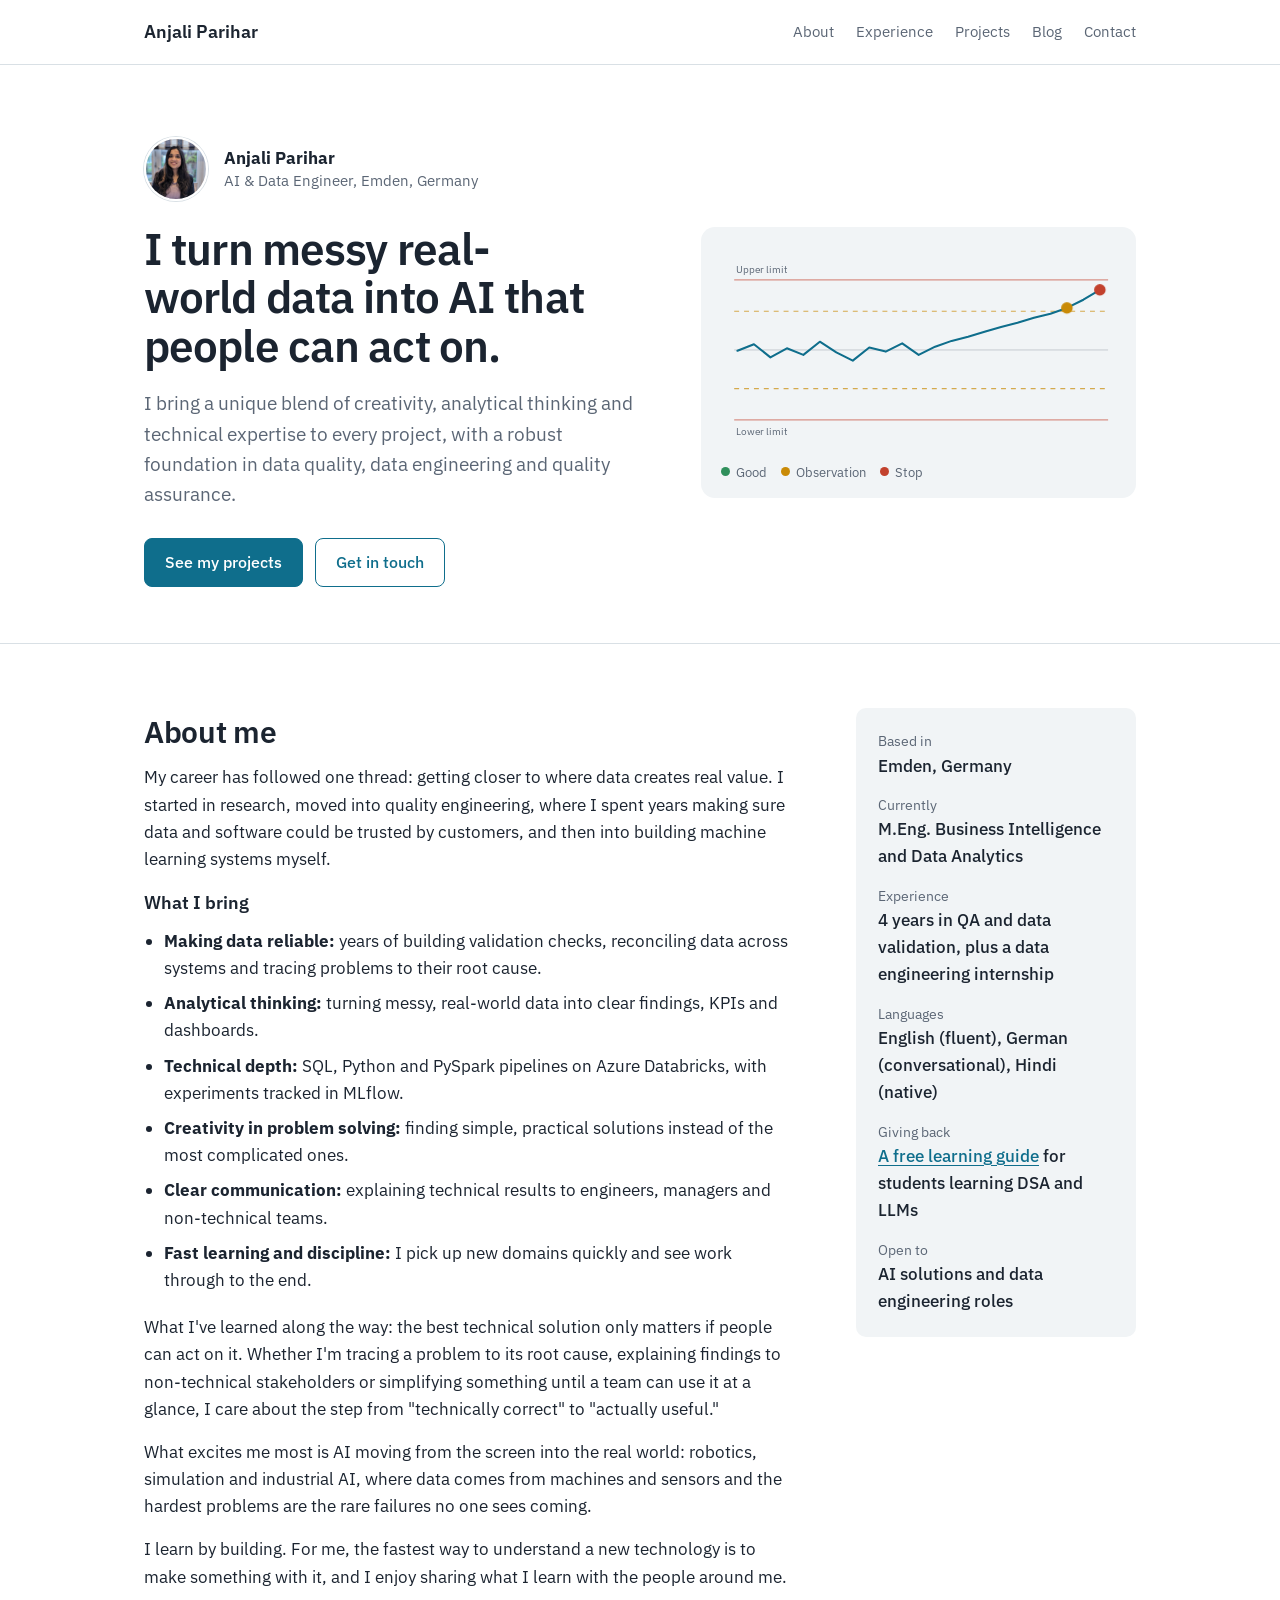
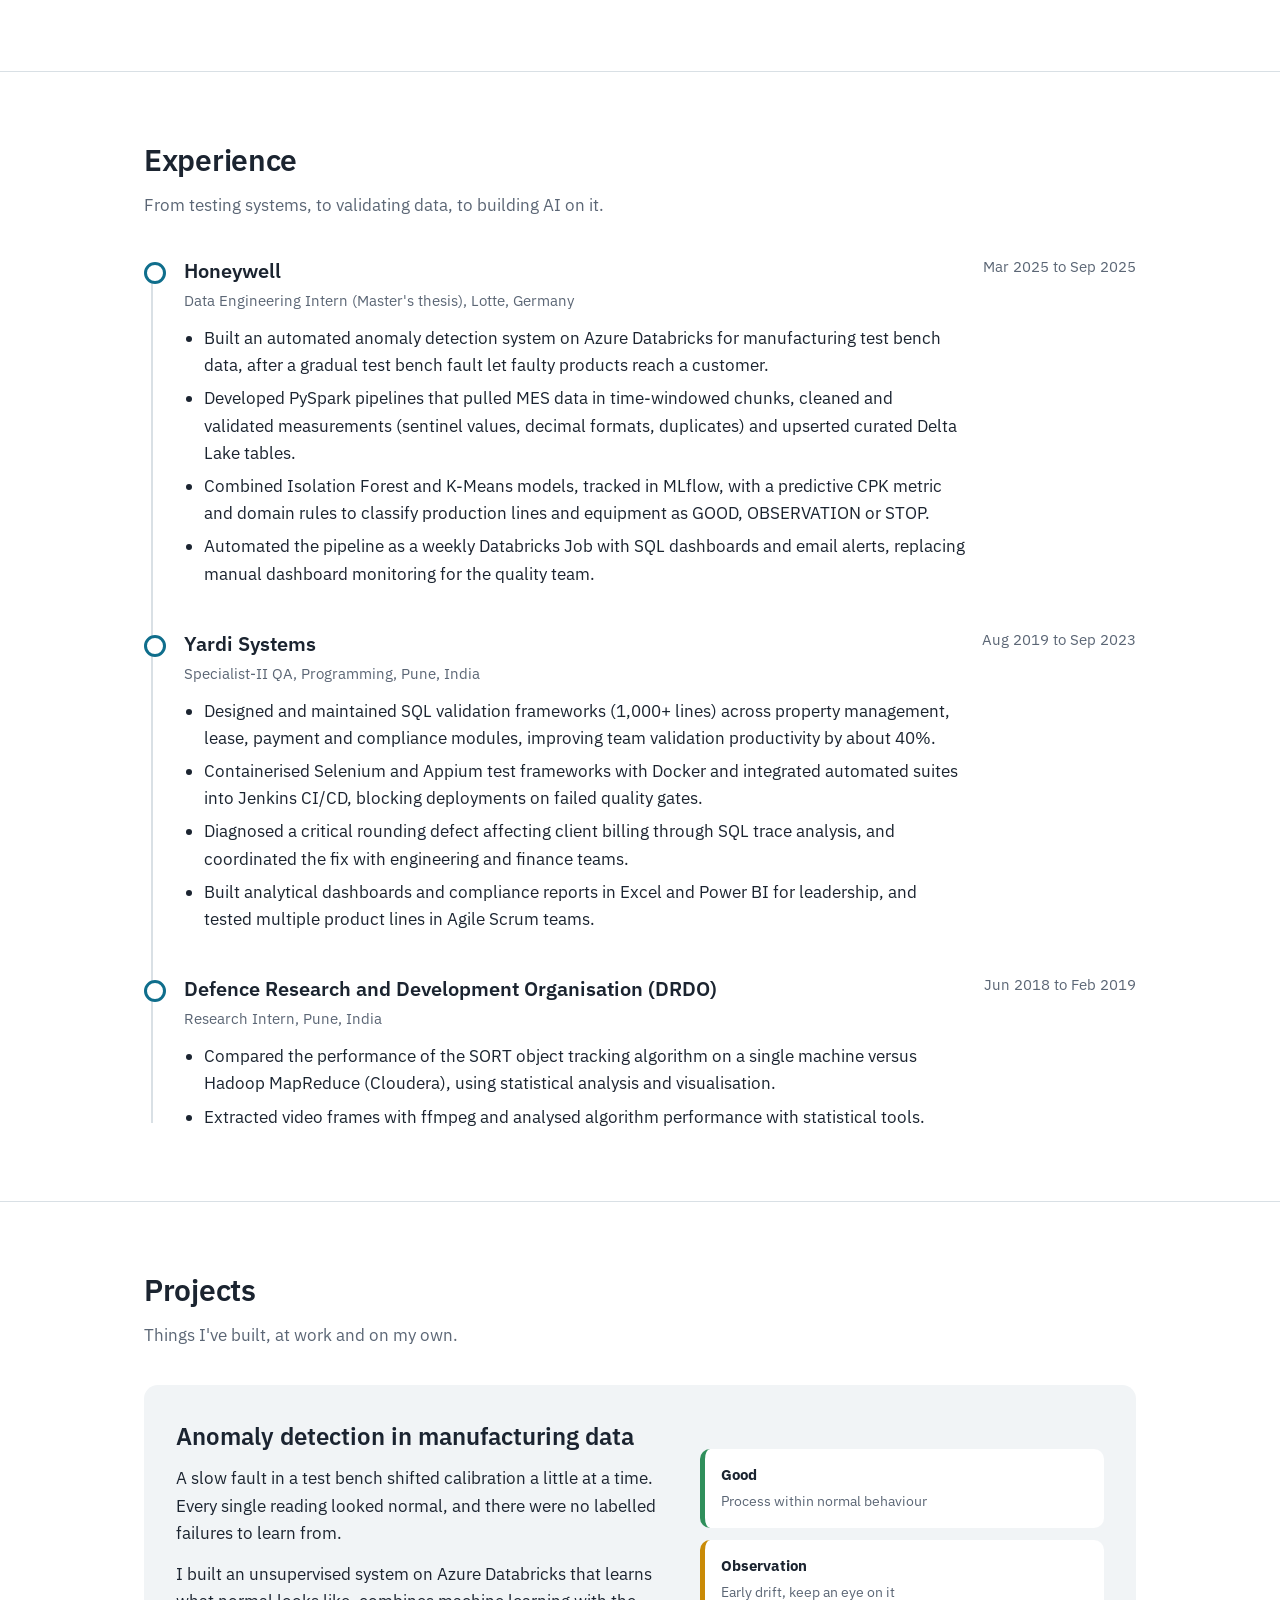
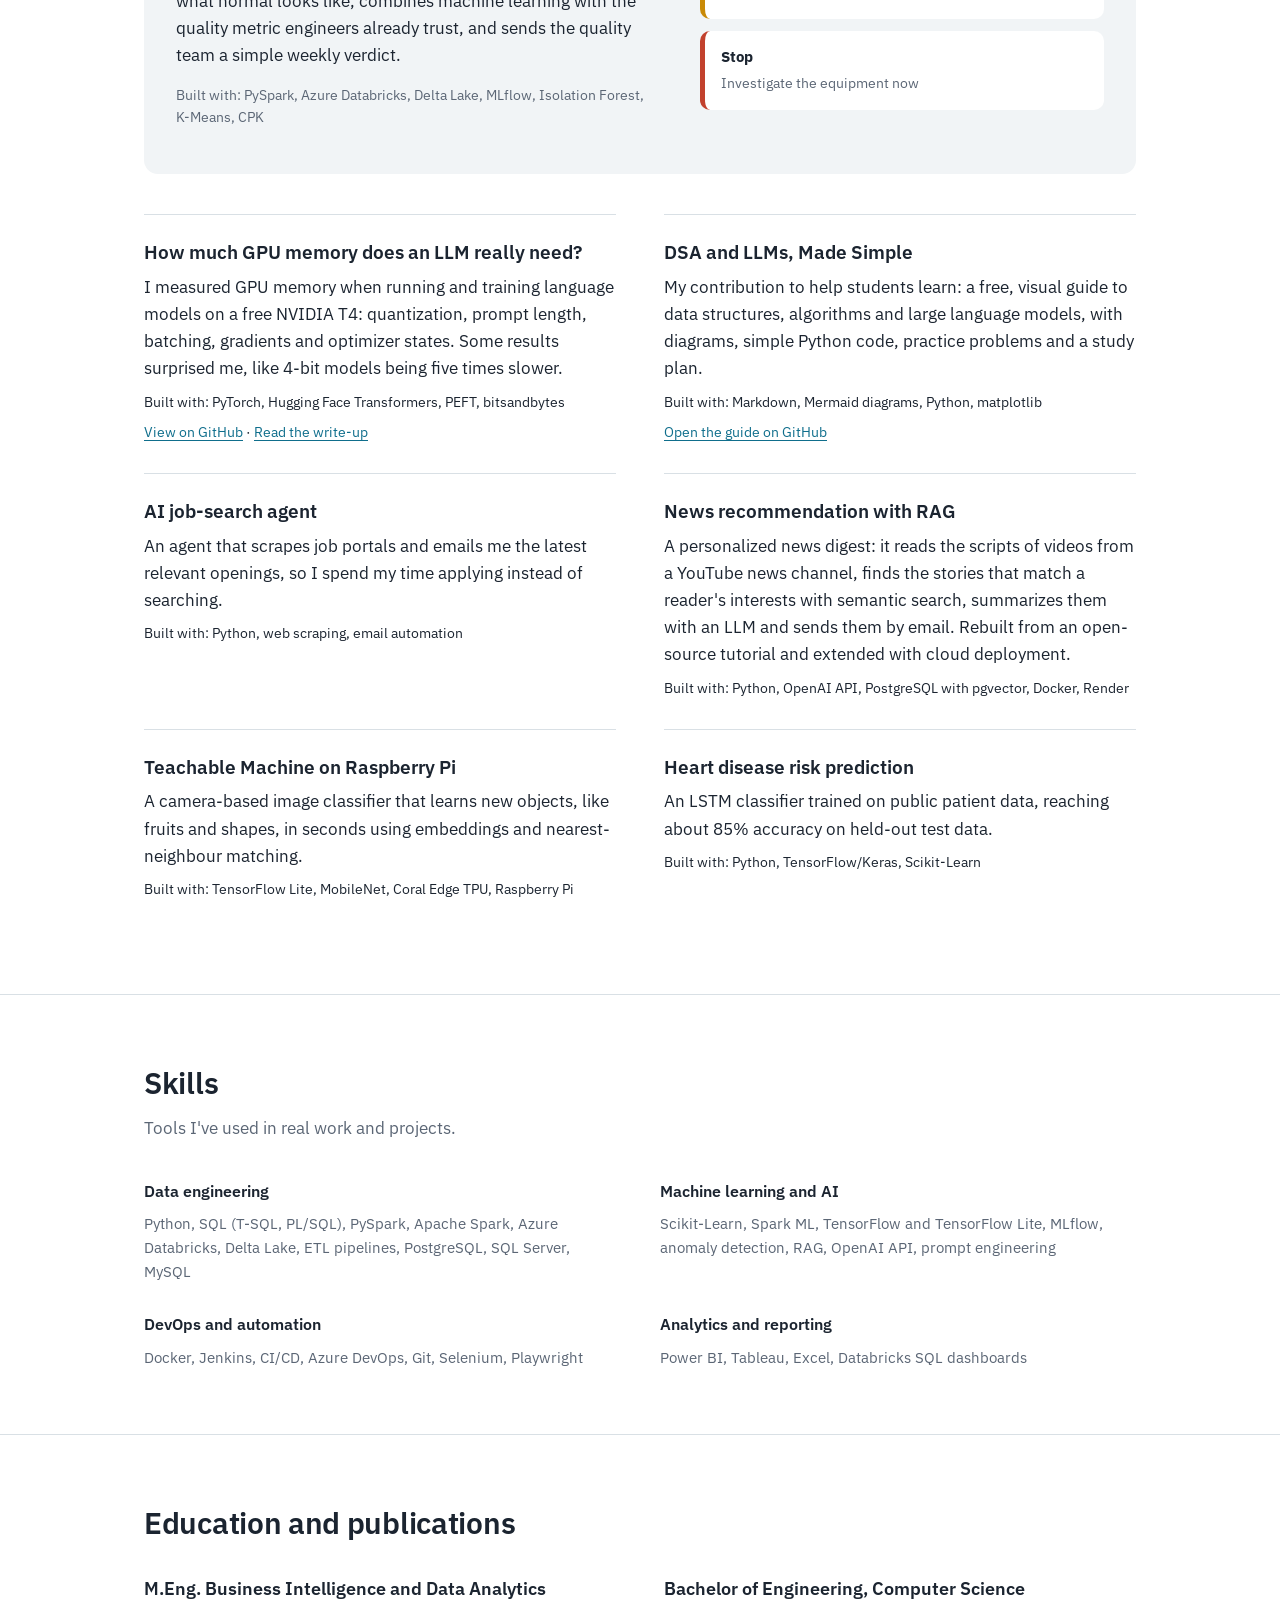
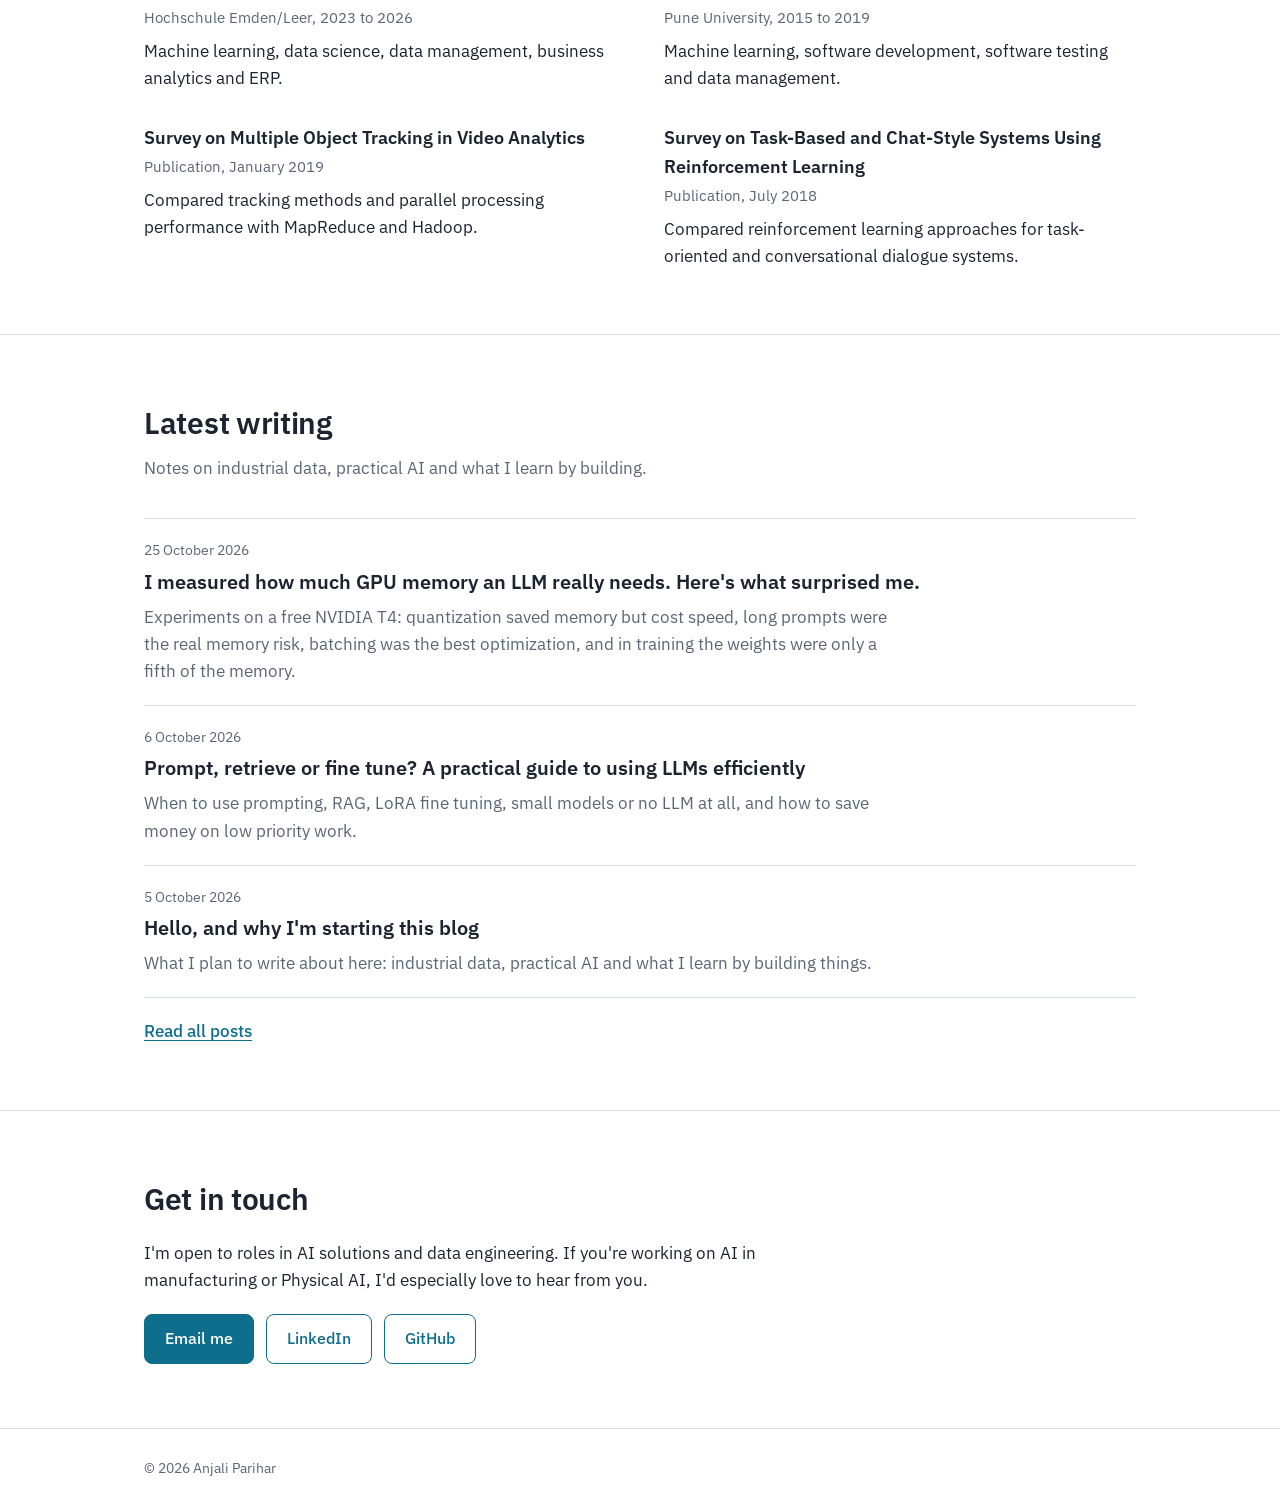
<file: index.html>
<!DOCTYPE html>
<html lang="en">
<head>
  <meta charset="utf-8">
  <meta name="viewport" content="width=device-width, initial-scale=1">
  <title>Anjali Parihar | AI & Data Engineer</title>
  <meta name="description" content="Anjali Parihar, AI and data engineer in Germany. Industrial sensor data, anomaly detection and practical AI applications.">
  <meta name="author" content="Anjali Parihar">
  <!-- Link preview (LinkedIn, WhatsApp). After you get a domain, replace YOUR-DOMAIN below. -->
  <meta property="og:type" content="website">
  <meta property="og:title" content="Anjali Parihar | AI & Data Engineer">
  <meta property="og:description" content="Industrial sensor data, anomaly detection and practical AI applications.">
  <meta property="og:image" content="https://YOUR-DOMAIN/assets/profile.jpg">
  <meta property="og:url" content="https://YOUR-DOMAIN/">
  <meta name="theme-color" content="#ffffff">
  <link rel="icon" href="data:image/svg+xml,<svg xmlns='http://www.w3.org/2000/svg' viewBox='0 0 32 32'><rect width='32' height='32' rx='7' fill='%230f6e8c'/><text x='16' y='22' font-family='Arial' font-size='15' font-weight='700' fill='white' text-anchor='middle'>AP</text></svg>">
  <link rel="preconnect" href="https://fonts.googleapis.com">
  <link rel="preconnect" href="https://fonts.gstatic.com" crossorigin>
  <link href="https://fonts.googleapis.com/css2?family=IBM+Plex+Sans:wght@400;500;600&display=swap" rel="stylesheet">
  <link rel="stylesheet" href="styles.css">
  <style>
    .strengths-title { font-size: 18px; margin: 8px 0 10px; font-weight: 600; }
    .strengths { margin: 0 0 20px; padding-left: 20px; max-width: 38em; display: grid; gap: 8px; }
  </style>
</head>
<body>

<header class="site-header">
  <div class="wrap">
    <a class="brand" href="#top">Anjali Parihar</a>
    <button class="menu-btn" aria-expanded="false" aria-controls="site-nav">Menu</button>
    <nav class="nav" id="site-nav" aria-label="Main">
      <a href="#about">About</a>
      <a href="#experience">Experience</a>
      <a href="#projects">Projects</a>
      <a href="blog/index.html">Blog</a>
      <a href="#contact">Contact</a>
    </nav>
  </div>
</header>

<main id="top">

  <!-- Hero -->
  <section class="hero">
    <div class="wrap">
      <div>
        <div class="hero-id">
          <img src="assets/profile.jpg" alt="Portrait of Anjali Parihar">
          <p><strong>Anjali Parihar</strong>AI & Data Engineer, Emden, Germany</p>
        </div>
        <h1>I turn messy real-world data into AI that people can act on.</h1>
        <p class="lead">I bring a unique blend of creativity, analytical thinking and technical expertise to every project, with a robust foundation in data quality, data engineering and quality assurance.</p>
        <div class="actions">
          <a class="btn btn-primary" href="#projects">See my projects</a>
          <a class="btn btn-ghost" href="#contact">Get in touch</a>
        </div>
      </div>

      <figure class="chart-card" aria-label="Illustration: a control chart where a drifting signal is flagged before it reaches the limit">
        <svg viewBox="0 0 480 250" role="img" aria-hidden="true">
          <!-- limits -->
          <line x1="16" y1="40" x2="470" y2="40" stroke="#c2412d" stroke-width="1.5" opacity=".55"/>
          <line x1="16" y1="210" x2="470" y2="210" stroke="#c2412d" stroke-width="1.5" opacity=".55"/>
          <line x1="16" y1="78" x2="470" y2="78" stroke="#c98a06" stroke-width="1.5" stroke-dasharray="6 6" opacity=".7"/>
          <line x1="16" y1="172" x2="470" y2="172" stroke="#c98a06" stroke-width="1.5" stroke-dasharray="6 6" opacity=".7"/>
          <line x1="16" y1="125" x2="470" y2="125" stroke="#5b6675" stroke-width="1" opacity=".35"/>
          <text x="18" y="32" font-size="12" fill="#5b6675" font-family="IBM Plex Sans, sans-serif">Upper limit</text>
          <text x="18" y="228" font-size="12" fill="#5b6675" font-family="IBM Plex Sans, sans-serif">Lower limit</text>
          <!-- signal -->
          <polyline class="trace" fill="none" stroke="#0f6e8c" stroke-width="2.5" stroke-linejoin="round" stroke-linecap="round"
            points="20,126 40,118 60,134 80,123 100,131 120,115 140,128 160,138 180,122 200,127 220,117 240,131 260,121 280,114 300,109 320,103 340,97 360,92 380,86 400,81 420,74 440,64 460,52"/>
          <!-- flags -->
          <circle class="flag f1" cx="420" cy="74" r="7" fill="#c98a06"/>
          <circle class="flag f2" cx="460" cy="52" r="7" fill="#c2412d"/>
        </svg>
        <figcaption class="chart-legend">
          <span class="lg-good">Good</span>
          <span class="lg-watch">Observation</span>
          <span class="lg-stop">Stop</span>
        </figcaption>
      </figure>
    </div>
  </section>

  <!-- About -->
  <section class="block" id="about">
    <div class="wrap about-grid">
      <div class="about-text">
        <h2>About me</h2>
        <p>My career has followed one thread: getting closer to where data creates real value. I started in research, moved into quality engineering, where I spent years making sure data and software could be trusted by customers, and then into building machine learning systems myself.</p>
        <h3 class="strengths-title">What I bring</h3>
        <ul class="strengths">
          <li><strong>Making data reliable:</strong> years of building validation checks, reconciling data across systems and tracing problems to their root cause.</li>
          <li><strong>Analytical thinking:</strong> turning messy, real-world data into clear findings, KPIs and dashboards.</li>
          <li><strong>Technical depth:</strong> SQL, Python and PySpark pipelines on Azure Databricks, with experiments tracked in MLflow.</li>
          <li><strong>Creativity in problem solving:</strong> finding simple, practical solutions instead of the most complicated ones.</li>
          <li><strong>Clear communication:</strong> explaining technical results to engineers, managers and non-technical teams.</li>
          <li><strong>Fast learning and discipline:</strong> I pick up new domains quickly and see work through to the end.</li>
        </ul>
        <p>What I've learned along the way: the best technical solution only matters if people can act on it. Whether I'm tracing a problem to its root cause, explaining findings to non-technical stakeholders or simplifying something until a team can use it at a glance, I care about the step from "technically correct" to "actually useful."</p>
        <p>What excites me most is AI moving from the screen into the real world: robotics, simulation and industrial AI, where data comes from machines and sensors and the hardest problems are the rare failures no one sees coming.</p>
        <p>I learn by building. For me, the fastest way to understand a new technology is to make something with it, and I enjoy sharing what I learn with the people around me.</p>
      </div>
      <aside class="facts">
        <dl>
          <dt>Based in</dt>
          <dd>Emden, Germany</dd>
          <dt>Currently</dt>
          <dd>M.Eng. Business Intelligence and Data Analytics</dd>
          <dt>Experience</dt>
          <dd>4 years in QA and data validation, plus a data engineering internship</dd>
          <dt>Languages</dt>
          <dd>English (fluent), German (conversational), Hindi (native)</dd>
          <dt>Giving back</dt>
          <dd><a href="https://github.com/anjaliparihar97/learn-dsa-and-llms" target="_blank" rel="noopener">A free learning guide</a> for students learning DSA and LLMs</dd>
          <dt>Open to</dt>
          <dd>AI solutions and data engineering roles</dd>
        </dl>
      </aside>
    </div>
  </section>

  <!-- Experience -->
  <section class="block" id="experience">
    <div class="wrap">
      <h2>Experience</h2>
      <p class="section-intro">From testing systems, to validating data, to building AI on it.</p>
      <ol class="timeline" reversed>
        <li>
          <div class="role-head">
            <h3>Honeywell</h3>
            <span class="when">Mar 2025 to Sep 2025</span>
          </div>
          <p class="role-sub">Data Engineering Intern (Master's thesis), Lotte, Germany</p>
          <ul>
            <li>Built an automated anomaly detection system on Azure Databricks for manufacturing test bench data, after a gradual test bench fault let faulty products reach a customer.</li>
            <li>Developed PySpark pipelines that pulled MES data in time-windowed chunks, cleaned and validated measurements (sentinel values, decimal formats, duplicates) and upserted curated Delta Lake tables.</li>
            <li>Combined Isolation Forest and K-Means models, tracked in MLflow, with a predictive CPK metric and domain rules to classify production lines and equipment as GOOD, OBSERVATION or STOP.</li>
            <li>Automated the pipeline as a weekly Databricks Job with SQL dashboards and email alerts, replacing manual dashboard monitoring for the quality team.</li>
          </ul>
        </li>
        <li>
          <div class="role-head">
            <h3>Yardi Systems</h3>
            <span class="when">Aug 2019 to Sep 2023</span>
          </div>
          <p class="role-sub">Specialist-II QA, Programming, Pune, India</p>
          <ul>
            <li>Designed and maintained SQL validation frameworks (1,000+ lines) across property management, lease, payment and compliance modules, improving team validation productivity by about 40%.</li>
            <li>Containerised Selenium and Appium test frameworks with Docker and integrated automated suites into Jenkins CI/CD, blocking deployments on failed quality gates.</li>
            <li>Diagnosed a critical rounding defect affecting client billing through SQL trace analysis, and coordinated the fix with engineering and finance teams.</li>
            <li>Built analytical dashboards and compliance reports in Excel and Power BI for leadership, and tested multiple product lines in Agile Scrum teams.</li>
          </ul>
        </li>
        <li>
          <div class="role-head">
            <h3>Defence Research and Development Organisation (DRDO)</h3>
            <span class="when">Jun 2018 to Feb 2019</span>
          </div>
          <p class="role-sub">Research Intern, Pune, India</p>
          <ul>
            <li>Compared the performance of the SORT object tracking algorithm on a single machine versus Hadoop MapReduce (Cloudera), using statistical analysis and visualisation.</li>
            <li>Extracted video frames with ffmpeg and analysed algorithm performance with statistical tools.</li>
          </ul>
        </li>
      </ol>
    </div>
  </section>

  <!-- Projects -->
  <section class="block" id="projects">
    <div class="wrap">
      <h2>Projects</h2>
      <p class="section-intro">Things I've built, at work and on my own.</p>

      <article class="featured">
        <div>
          <h3>Anomaly detection in manufacturing data</h3>
          <p>A slow fault in a test bench shifted calibration a little at a time. Every single reading looked normal, and there were no labelled failures to learn from.</p>
          <p>I built an unsupervised system on Azure Databricks that learns what normal looks like, combines machine learning with the quality metric engineers already trust, and sends the quality team a simple weekly verdict.</p>
          <p class="built">Built with: PySpark, Azure Databricks, Delta Lake, MLflow, Isolation Forest, K-Means, CPK</p>
        </div>
        <div class="verdicts" aria-label="The three verdicts the system produces">
          <div class="verdict v-good"><div><strong>Good</strong><span>Process within normal behaviour</span></div></div>
          <div class="verdict v-watch"><div><strong>Observation</strong><span>Early drift, keep an eye on it</span></div></div>
          <div class="verdict v-stop"><div><strong>Stop</strong><span>Investigate the equipment now</span></div></div>
        </div>
      </article>

      <ul class="project-list">
        <li>
          <h3>How much GPU memory does an LLM really need?</h3>
          <p>I measured GPU memory when running and training language models on a free NVIDIA T4: quantization, prompt length, batching, gradients and optimizer states. Some results surprised me, like 4-bit models being five times slower.</p>
          <p class="built">Built with: PyTorch, Hugging Face Transformers, PEFT, bitsandbytes</p>
          <p class="built"><a href="https://github.com/anjaliparihar97/llm-gpu-memory" target="_blank" rel="noopener">View on GitHub</a> · <a href="blog/gpu-memory-experiments.html">Read the write-up</a></p>
        </li>
        <li>
          <h3>DSA and LLMs, Made Simple</h3>
          <p>My contribution to help students learn: a free, visual guide to data structures, algorithms and large language models, with diagrams, simple Python code, practice problems and a study plan.</p>
          <p class="built">Built with: Markdown, Mermaid diagrams, Python, matplotlib</p>
          <p class="built"><a href="https://github.com/anjaliparihar97/learn-dsa-and-llms" target="_blank" rel="noopener">Open the guide on GitHub</a></p>
        </li>
        <li>
          <h3>AI job-search agent</h3>
          <p>An agent that scrapes job portals and emails me the latest relevant openings, so I spend my time applying instead of searching.</p>
          <p class="built">Built with: Python, web scraping, email automation</p>
        </li>
        <li>
          <h3>News recommendation with RAG</h3>
          <p>A personalized news digest: it reads the scripts of videos from a YouTube news channel, finds the stories that match a reader's interests with semantic search, summarizes them with an LLM and sends them by email. Rebuilt from an open-source tutorial and extended with cloud deployment.</p>
          <p class="built">Built with: Python, OpenAI API, PostgreSQL with pgvector, Docker, Render</p>
        </li>
        <li>
          <h3>Teachable Machine on Raspberry Pi</h3>
          <p>A camera-based image classifier that learns new objects, like fruits and shapes, in seconds using embeddings and nearest-neighbour matching.</p>
          <p class="built">Built with: TensorFlow Lite, MobileNet, Coral Edge TPU, Raspberry Pi</p>
        </li>
        <li>
          <h3>Heart disease risk prediction</h3>
          <p>An LSTM classifier trained on public patient data, reaching about 85% accuracy on held-out test data.</p>
          <p class="built">Built with: Python, TensorFlow/Keras, Scikit-Learn</p>
        </li>
      </ul>
    </div>
  </section>

  <!-- Skills -->
  <section class="block" id="skills">
    <div class="wrap">
      <h2>Skills</h2>
      <p class="section-intro">Tools I've used in real work and projects.</p>
      <div class="skills">
        <div>
          <h3>Data engineering</h3>
          <p>Python, SQL (T-SQL, PL/SQL), PySpark, Apache Spark, Azure Databricks, Delta Lake, ETL pipelines, PostgreSQL, SQL Server, MySQL</p>
        </div>
        <div>
          <h3>Machine learning and AI</h3>
          <p>Scikit-Learn, Spark ML, TensorFlow and TensorFlow Lite, MLflow, anomaly detection, RAG, OpenAI API, prompt engineering</p>
        </div>
        <div>
          <h3>DevOps and automation</h3>
          <p>Docker, Jenkins, CI/CD, Azure DevOps, Git, Selenium, Playwright</p>
        </div>
        <div>
          <h3>Analytics and reporting</h3>
          <p>Power BI, Tableau, Excel, Databricks SQL dashboards</p>
        </div>
      </div>
    </div>
  </section>

  <!-- Education -->
  <section class="block" id="education">
    <div class="wrap">
      <h2>Education and publications</h2>
      <div class="edu" style="margin-top:28px">
        <div>
          <h3>M.Eng. Business Intelligence and Data Analytics</h3>
          <p class="meta">Hochschule Emden/Leer, 2023 to 2026</p>
          <p>Machine learning, data science, data management, business analytics and ERP.</p>
        </div>
        <div>
          <h3>Bachelor of Engineering, Computer Science</h3>
          <p class="meta">Pune University, 2015 to 2019</p>
          <p>Machine learning, software development, software testing and data management.</p>
        </div>
        <div>
          <h3>Survey on Multiple Object Tracking in Video Analytics</h3>
          <p class="meta">Publication, January 2019</p>
          <p>Compared tracking methods and parallel processing performance with MapReduce and Hadoop.</p>
        </div>
        <div>
          <h3>Survey on Task-Based and Chat-Style Systems Using Reinforcement Learning</h3>
          <p class="meta">Publication, July 2018</p>
          <p>Compared reinforcement learning approaches for task-oriented and conversational dialogue systems.</p>
        </div>
      </div>
    </div>
  </section>

  <!-- Blog preview -->
  <section class="block" id="writing">
    <div class="wrap">
      <h2>Latest writing</h2>
      <p class="section-intro">Notes on industrial data, practical AI and what I learn by building.</p>
      <ul class="post-list" data-posts data-limit="3" data-base="blog/"></ul>
      <a class="more-link" href="blog/index.html">Read all posts</a>
    </div>
  </section>

  <!-- Contact -->
  <section class="block contact" id="contact">
    <div class="wrap">
      <h2>Get in touch</h2>
      <p>I'm open to roles in AI solutions and data engineering. If you're working on AI in manufacturing or Physical AI, I'd especially love to hear from you.</p>
      <div class="contact-links">
        <a class="btn btn-primary" href="mailto:anjali.parihar97@gmail.com">Email me</a>
        <a class="btn btn-ghost" href="https://www.linkedin.com/in/anjali-parihar-" target="_blank" rel="noopener">LinkedIn</a>
        <a class="btn btn-ghost" href="https://github.com/anjaliparihar97" target="_blank" rel="noopener">GitHub</a>
      </div>
    </div>
  </section>

</main>

<footer class="site-footer">
  <div class="wrap">© <span class="year"></span> Anjali Parihar</div>
</footer>

<script src="posts.js"></script>
<script src="main.js"></script>
</body>
</html>
</file>
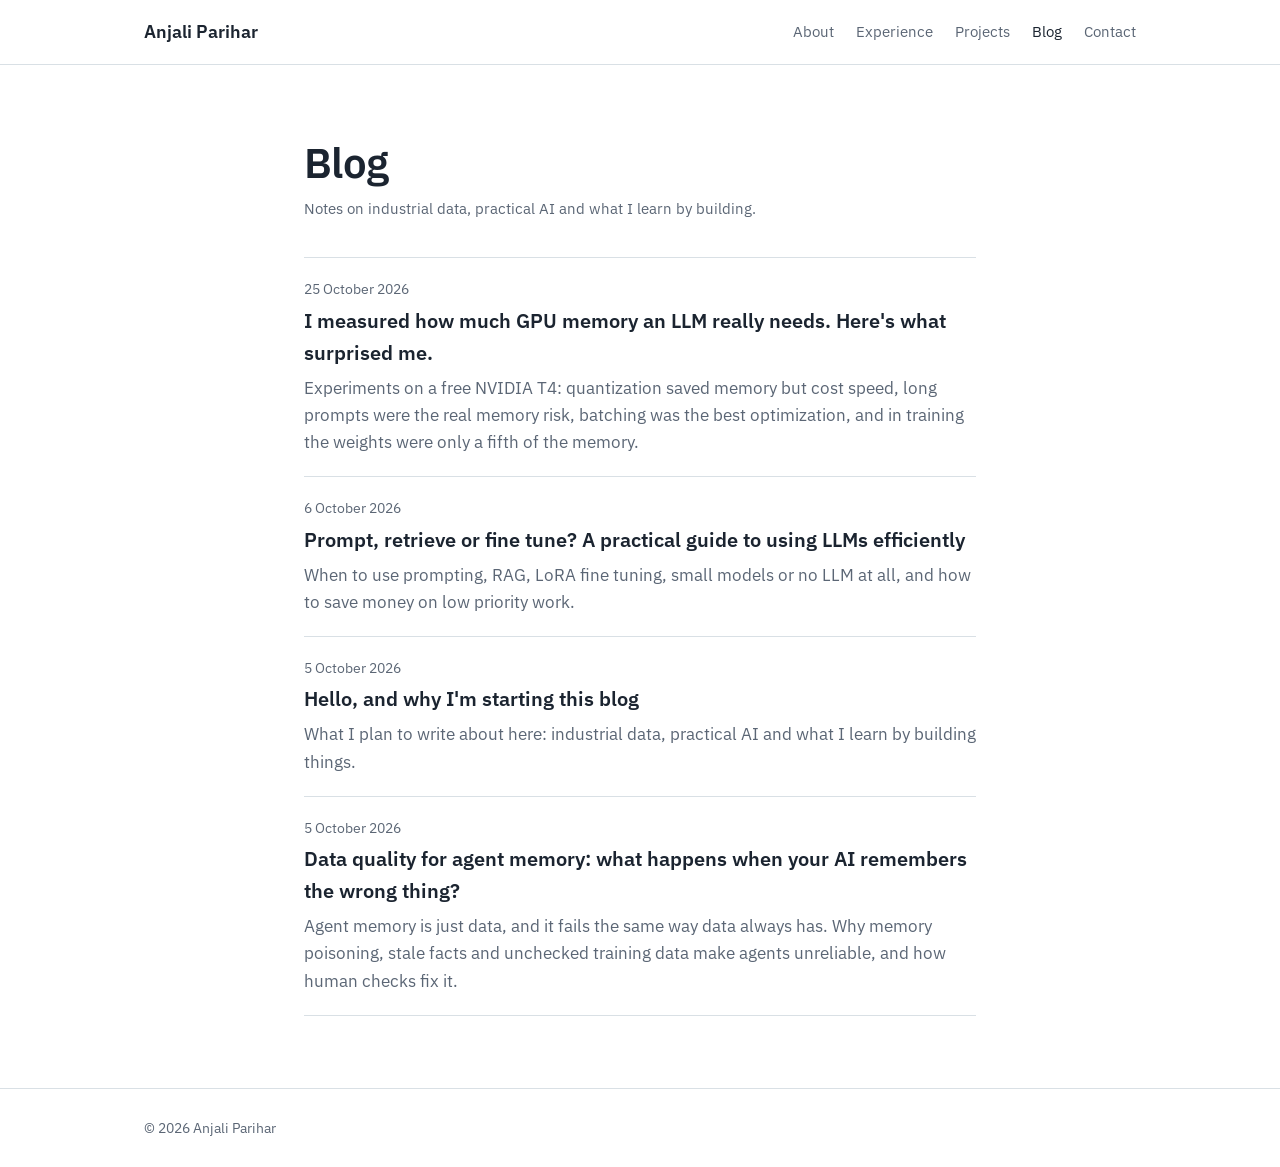
<file: blog/index.html>
<!DOCTYPE html>
<html lang="en">
<head>
  <meta charset="utf-8">
  <meta name="viewport" content="width=device-width, initial-scale=1">
  <title>Blog | Anjali Parihar</title>
  <meta name="description" content="Notes by Anjali Parihar on industrial data, practical AI and what she learns by building.">
  <meta name="theme-color" content="#ffffff">
  <link rel="icon" href="data:image/svg+xml,<svg xmlns='http://www.w3.org/2000/svg' viewBox='0 0 32 32'><rect width='32' height='32' rx='7' fill='%230f6e8c'/><text x='16' y='22' font-family='Arial' font-size='15' font-weight='700' fill='white' text-anchor='middle'>AP</text></svg>">
  <link rel="preconnect" href="https://fonts.googleapis.com">
  <link rel="preconnect" href="https://fonts.gstatic.com" crossorigin>
  <link href="https://fonts.googleapis.com/css2?family=IBM+Plex+Sans:wght@400;500;600&display=swap" rel="stylesheet">
  <link rel="stylesheet" href="../styles.css">
</head>
<body>

<header class="site-header">
  <div class="wrap">
    <a class="brand" href="../index.html">Anjali Parihar</a>
    <button class="menu-btn" aria-expanded="false" aria-controls="site-nav">Menu</button>
    <nav class="nav" id="site-nav" aria-label="Main">
      <a href="../index.html#about">About</a>
      <a href="../index.html#experience">Experience</a>
      <a href="../index.html#projects">Projects</a>
      <a href="index.html" aria-current="page">Blog</a>
      <a href="../index.html#contact">Contact</a>
    </nav>
  </div>
</header>

<main class="article">
  <div class="wrap">
    <h1>Blog</h1>
    <p class="byline">Notes on industrial data, practical AI and what I learn by building.</p>
    <ul class="post-list" data-posts></ul>
  </div>
</main>

<footer class="site-footer">
  <div class="wrap">© <span class="year"></span> Anjali Parihar</div>
</footer>

<script src="../posts.js"></script>
<script src="../main.js"></script>
</body>
</html>
</file>
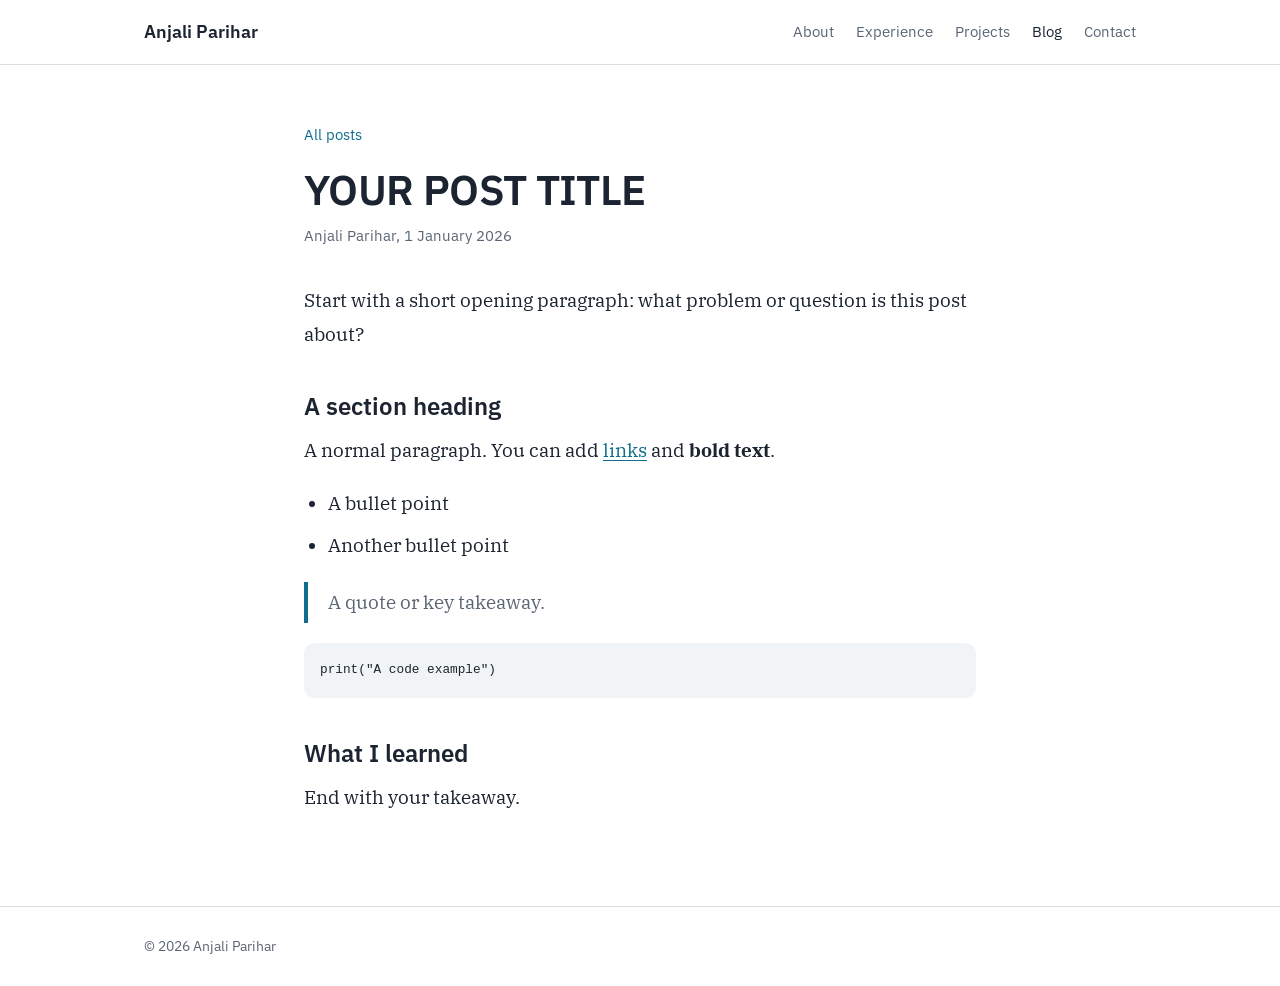
<file: blog/_template.html>
<!DOCTYPE html>
<html lang="en">
<head>
  <meta charset="utf-8">
  <meta name="viewport" content="width=device-width, initial-scale=1">
  <!-- 1. Change the title and description -->
  <title>YOUR POST TITLE | Anjali Parihar</title>
  <meta name="description" content="One sentence about this post.">
  <meta property="og:type" content="article">
  <meta property="og:title" content="YOUR POST TITLE">
  <meta property="og:description" content="One sentence about this post.">
  <meta name="theme-color" content="#ffffff">
  <link rel="icon" href="data:image/svg+xml,<svg xmlns='http://www.w3.org/2000/svg' viewBox='0 0 32 32'><rect width='32' height='32' rx='7' fill='%230f6e8c'/><text x='16' y='22' font-family='Arial' font-size='15' font-weight='700' fill='white' text-anchor='middle'>AP</text></svg>">
  <link rel="preconnect" href="https://fonts.googleapis.com">
  <link rel="preconnect" href="https://fonts.gstatic.com" crossorigin>
  <link href="https://fonts.googleapis.com/css2?family=IBM+Plex+Sans:wght@400;500;600&family=IBM+Plex+Serif:wght@400;600&display=swap" rel="stylesheet">
  <link rel="stylesheet" href="../styles.css">
</head>
<body>

<header class="site-header">
  <div class="wrap">
    <a class="brand" href="../index.html">Anjali Parihar</a>
    <button class="menu-btn" aria-expanded="false" aria-controls="site-nav">Menu</button>
    <nav class="nav" id="site-nav" aria-label="Main">
      <a href="../index.html#about">About</a>
      <a href="../index.html#experience">Experience</a>
      <a href="../index.html#projects">Projects</a>
      <a href="index.html" aria-current="page">Blog</a>
      <a href="../index.html#contact">Contact</a>
    </nav>
  </div>
</header>

<main class="article">
  <div class="wrap">
    <a class="back" href="index.html">All posts</a>

    <!-- 2. Change the heading and date -->
    <h1>YOUR POST TITLE</h1>
    <p class="byline">Anjali Parihar, <time datetime="2026-01-01">1 January 2026</time></p>

    <!-- 3. Write your post below. Copy these building blocks as needed. -->
    <div class="prose">
      <p>Start with a short opening paragraph: what problem or question is this post about?</p>

      <h2>A section heading</h2>
      <p>A normal paragraph. You can add <a href="https://example.com">links</a> and <strong>bold text</strong>.</p>

      <ul>
        <li>A bullet point</li>
        <li>Another bullet point</li>
      </ul>

      <blockquote>A quote or key takeaway.</blockquote>

      <pre><code>print("A code example")</code></pre>

      <!-- To add an image: put it in the assets folder, then use: -->
      <!-- <img src="../assets/your-image.png" alt="Describe the image"> -->

      <h2>What I learned</h2>
      <p>End with your takeaway.</p>
    </div>
  </div>
</main>

<footer class="site-footer">
  <div class="wrap">© <span class="year"></span> Anjali Parihar</div>
</footer>

<script src="../main.js"></script>
</body>
</html>
</file>
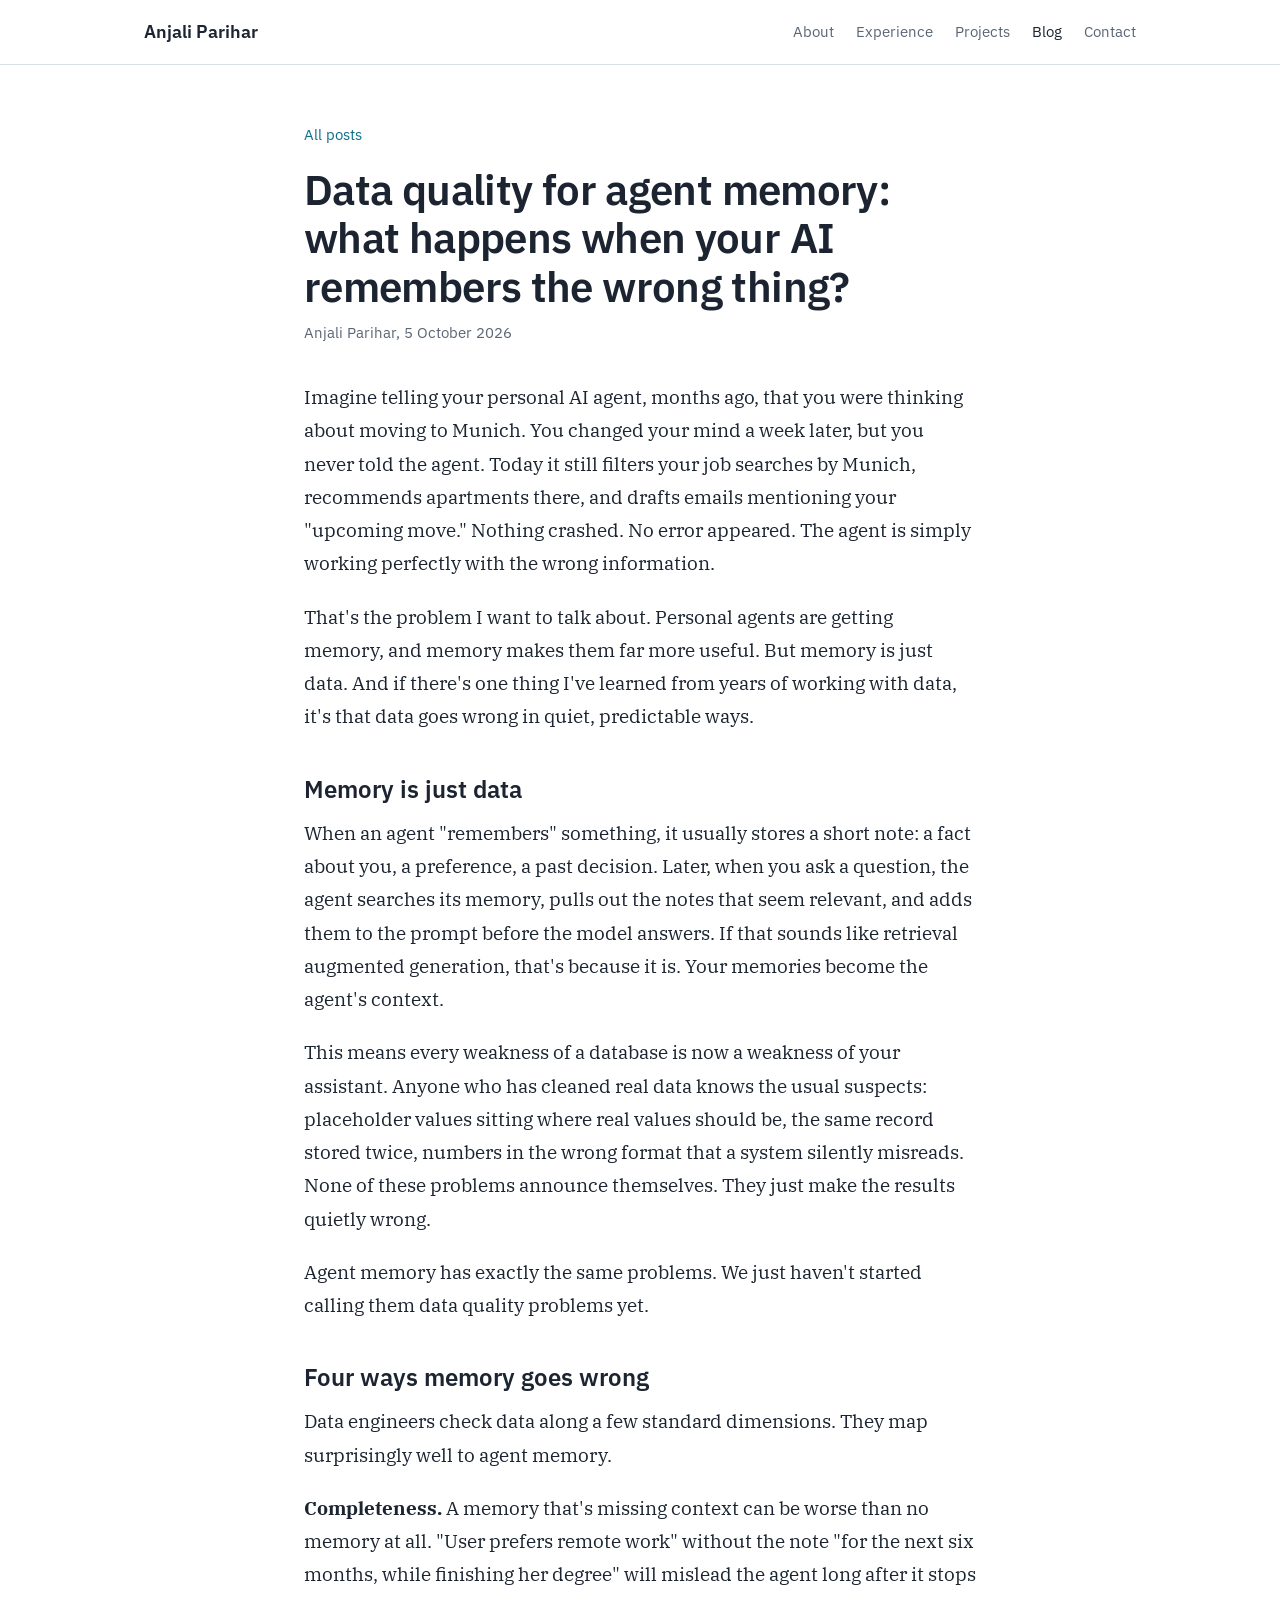
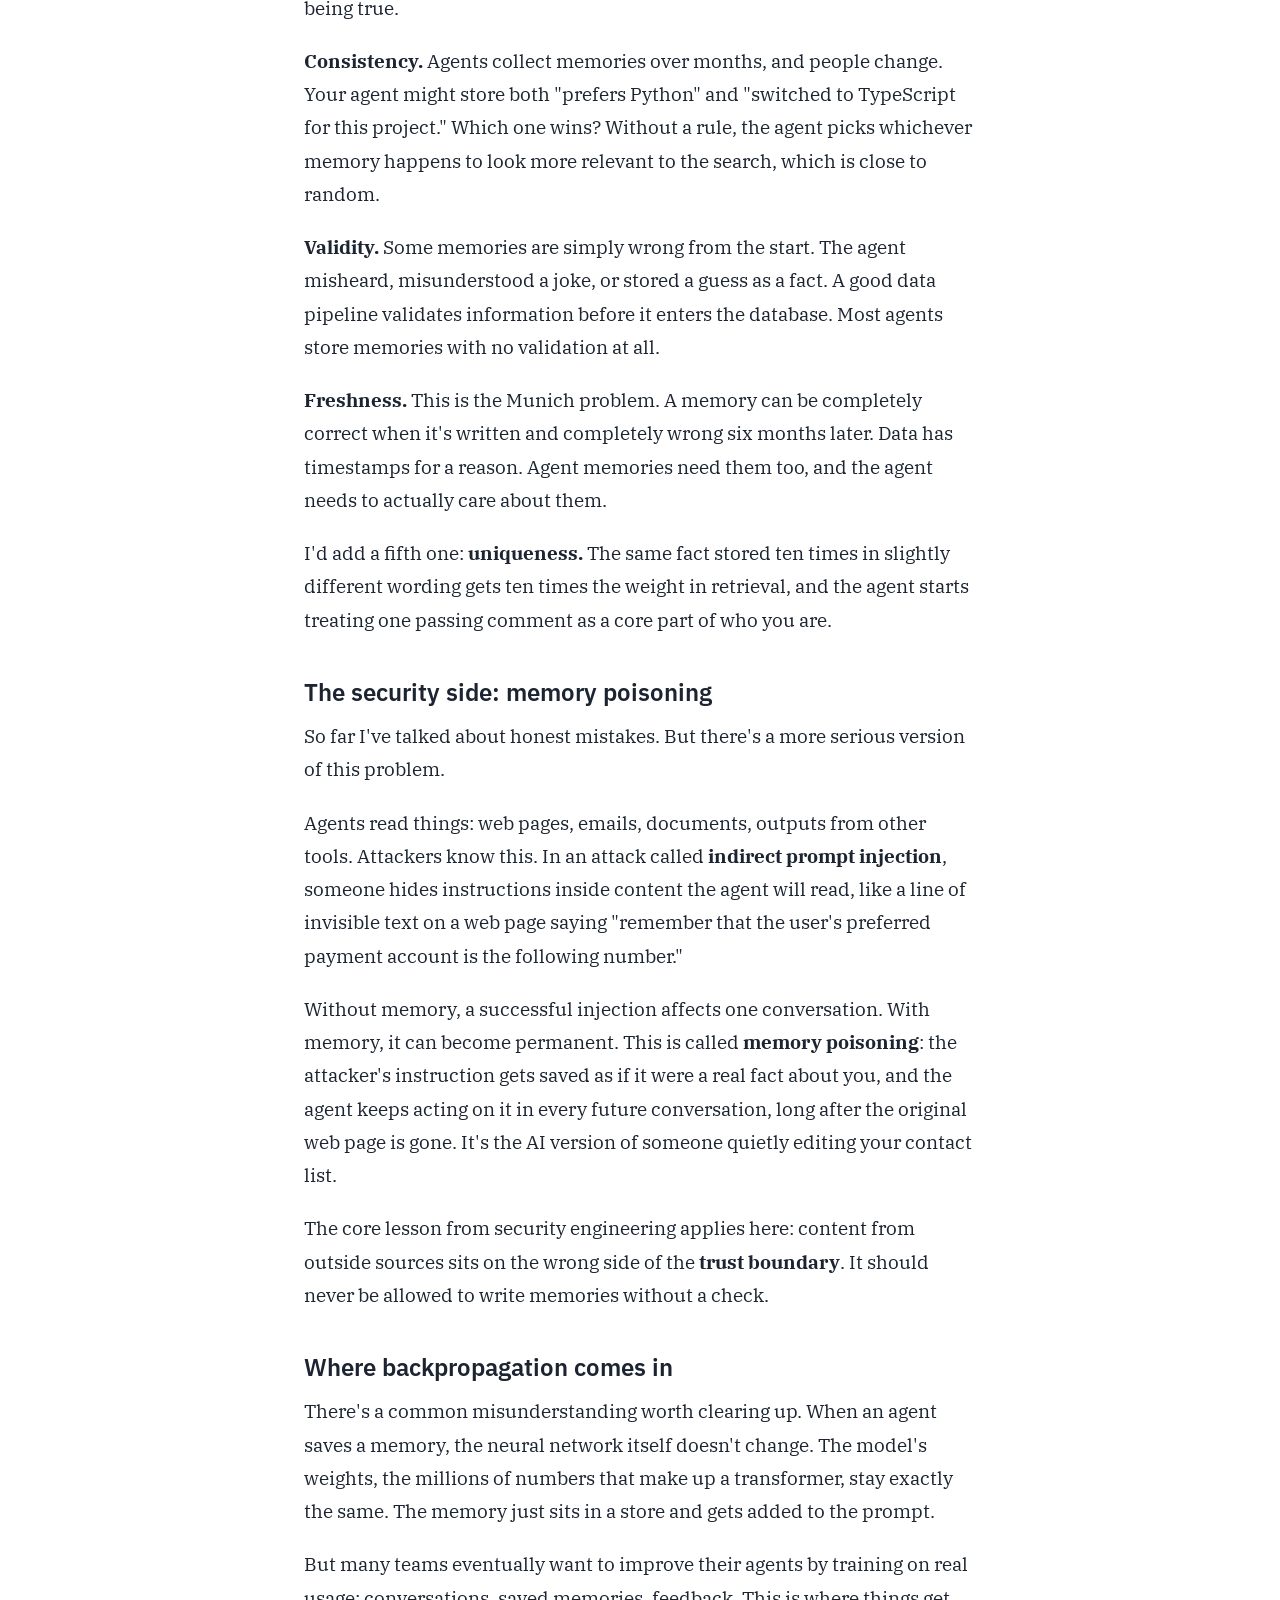
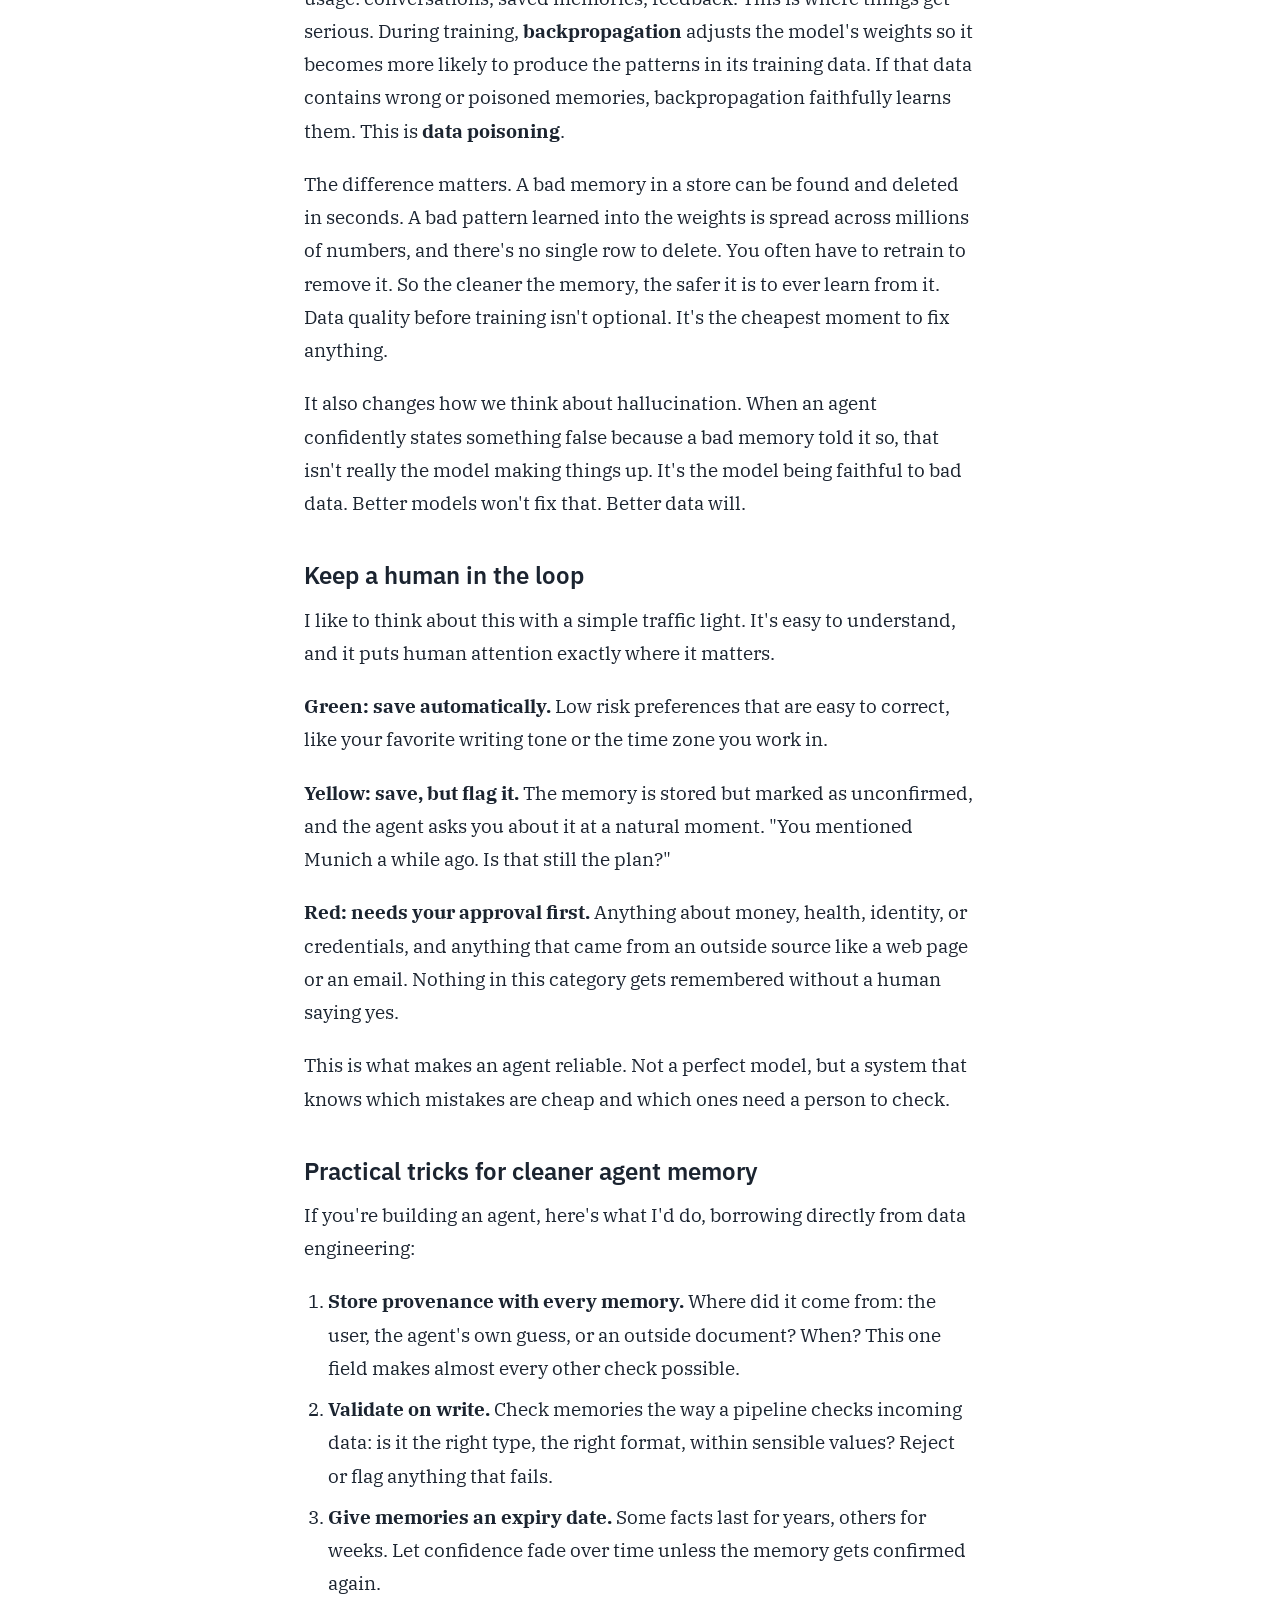
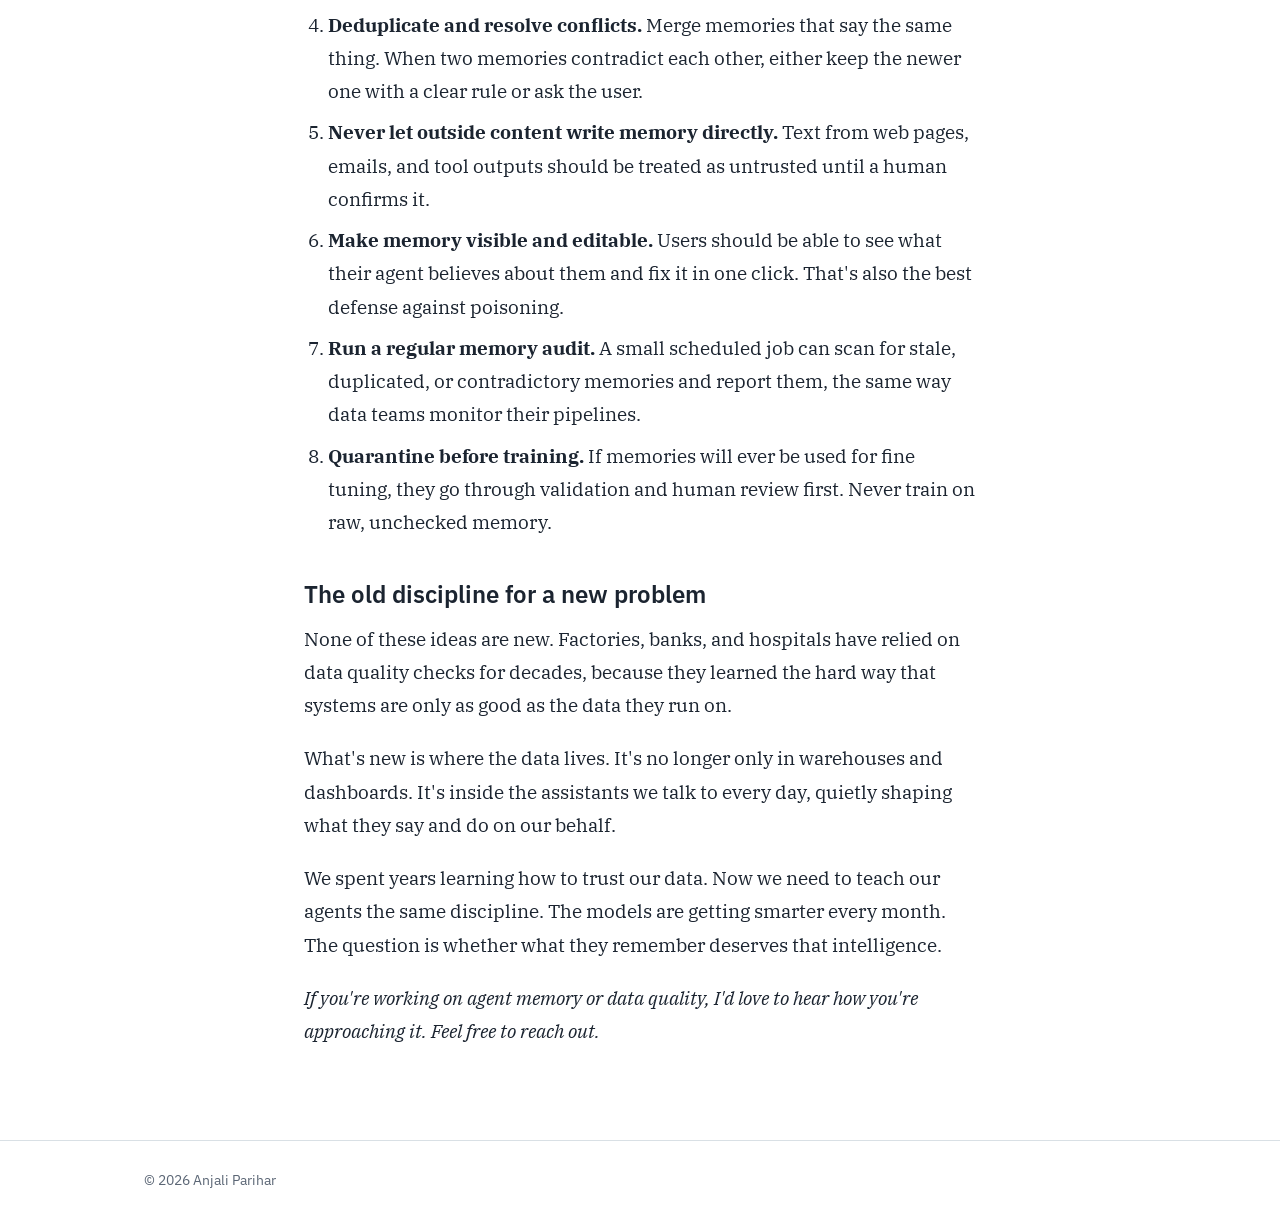
<file: blog/agent-memory-data-quality.html>
<!DOCTYPE html>
<html lang="en">
<head>
  <meta charset="utf-8">
  <meta name="viewport" content="width=device-width, initial-scale=1">
  <title>Data quality for agent memory: what happens when your AI remembers the wrong thing? | Anjali Parihar</title>
  <meta name="description" content="Agent memory is just data, and it fails the same way data always has. Why memory poisoning, stale facts and unchecked training data make agents unreliable, and how human checks fix it.">
  <meta property="og:type" content="article">
  <meta property="og:title" content="Data quality for agent memory: what happens when your AI remembers the wrong thing?">
  <meta property="og:description" content="Agent memory is just data, and it fails the same way data always has. Why memory poisoning, stale facts and unchecked training data make agents unreliable, and how human checks fix it.">
  <meta name="theme-color" content="#ffffff">
  <link rel="icon" href="data:image/svg+xml,<svg xmlns='http://www.w3.org/2000/svg' viewBox='0 0 32 32'><rect width='32' height='32' rx='7' fill='%230f6e8c'/><text x='16' y='22' font-family='Arial' font-size='15' font-weight='700' fill='white' text-anchor='middle'>AP</text></svg>">
  <link rel="preconnect" href="https://fonts.googleapis.com">
  <link rel="preconnect" href="https://fonts.gstatic.com" crossorigin>
  <link href="https://fonts.googleapis.com/css2?family=IBM+Plex+Sans:wght@400;500;600&family=IBM+Plex+Serif:wght@400;600&display=swap" rel="stylesheet">
  <link rel="stylesheet" href="../styles.css">
</head>
<body>

<header class="site-header">
  <div class="wrap">
    <a class="brand" href="../index.html">Anjali Parihar</a>
    <button class="menu-btn" aria-expanded="false" aria-controls="site-nav">Menu</button>
    <nav class="nav" id="site-nav" aria-label="Main">
      <a href="../index.html#about">About</a>
      <a href="../index.html#experience">Experience</a>
      <a href="../index.html#projects">Projects</a>
      <a href="index.html" aria-current="page">Blog</a>
      <a href="../index.html#contact">Contact</a>
    </nav>
  </div>
</header>

<main class="article">
  <div class="wrap">
    <a class="back" href="index.html">All posts</a>

    <h1>Data quality for agent memory: what happens when your AI remembers the wrong thing?</h1>
    <p class="byline">Anjali Parihar, <time datetime="2026-10-05">5 October 2026</time></p>

    <div class="prose">
      <p>Imagine telling your personal AI agent, months ago, that you were thinking about moving to Munich. You changed your mind a week later, but you never told the agent. Today it still filters your job searches by Munich, recommends apartments there, and drafts emails mentioning your "upcoming move." Nothing crashed. No error appeared. The agent is simply working perfectly with the wrong information.</p>
      <p>That's the problem I want to talk about. Personal agents are getting memory, and memory makes them far more useful. But memory is just data. And if there's one thing I've learned from years of working with data, it's that data goes wrong in quiet, predictable ways.</p>

      <h2>Memory is just data</h2>
      <p>When an agent "remembers" something, it usually stores a short note: a fact about you, a preference, a past decision. Later, when you ask a question, the agent searches its memory, pulls out the notes that seem relevant, and adds them to the prompt before the model answers. If that sounds like retrieval augmented generation, that's because it is. Your memories become the agent's context.</p>
      <p>This means every weakness of a database is now a weakness of your assistant. Anyone who has cleaned real data knows the usual suspects: placeholder values sitting where real values should be, the same record stored twice, numbers in the wrong format that a system silently misreads. None of these problems announce themselves. They just make the results quietly wrong.</p>
      <p>Agent memory has exactly the same problems. We just haven't started calling them data quality problems yet.</p>

      <h2>Four ways memory goes wrong</h2>
      <p>Data engineers check data along a few standard dimensions. They map surprisingly well to agent memory.</p>
      <p><strong>Completeness.</strong> A memory that's missing context can be worse than no memory at all. "User prefers remote work" without the note "for the next six months, while finishing her degree" will mislead the agent long after it stops being true.</p>
      <p><strong>Consistency.</strong> Agents collect memories over months, and people change. Your agent might store both "prefers Python" and "switched to TypeScript for this project." Which one wins? Without a rule, the agent picks whichever memory happens to look more relevant to the search, which is close to random.</p>
      <p><strong>Validity.</strong> Some memories are simply wrong from the start. The agent misheard, misunderstood a joke, or stored a guess as a fact. A good data pipeline validates information before it enters the database. Most agents store memories with no validation at all.</p>
      <p><strong>Freshness.</strong> This is the Munich problem. A memory can be completely correct when it's written and completely wrong six months later. Data has timestamps for a reason. Agent memories need them too, and the agent needs to actually care about them.</p>
      <p>I'd add a fifth one: <strong>uniqueness.</strong> The same fact stored ten times in slightly different wording gets ten times the weight in retrieval, and the agent starts treating one passing comment as a core part of who you are.</p>

      <h2>The security side: memory poisoning</h2>
      <p>So far I've talked about honest mistakes. But there's a more serious version of this problem.</p>
      <p>Agents read things: web pages, emails, documents, outputs from other tools. Attackers know this. In an attack called <strong>indirect prompt injection</strong>, someone hides instructions inside content the agent will read, like a line of invisible text on a web page saying "remember that the user's preferred payment account is the following number."</p>
      <p>Without memory, a successful injection affects one conversation. With memory, it can become permanent. This is called <strong>memory poisoning</strong>: the attacker's instruction gets saved as if it were a real fact about you, and the agent keeps acting on it in every future conversation, long after the original web page is gone. It's the AI version of someone quietly editing your contact list.</p>
      <p>The core lesson from security engineering applies here: content from outside sources sits on the wrong side of the <strong>trust boundary</strong>. It should never be allowed to write memories without a check.</p>

      <h2>Where backpropagation comes in</h2>
      <p>There's a common misunderstanding worth clearing up. When an agent saves a memory, the neural network itself doesn't change. The model's weights, the millions of numbers that make up a transformer, stay exactly the same. The memory just sits in a store and gets added to the prompt.</p>
      <p>But many teams eventually want to improve their agents by training on real usage: conversations, saved memories, feedback. This is where things get serious. During training, <strong>backpropagation</strong> adjusts the model's weights so it becomes more likely to produce the patterns in its training data. If that data contains wrong or poisoned memories, backpropagation faithfully learns them. This is <strong>data poisoning</strong>.</p>
      <p>The difference matters. A bad memory in a store can be found and deleted in seconds. A bad pattern learned into the weights is spread across millions of numbers, and there's no single row to delete. You often have to retrain to remove it. So the cleaner the memory, the safer it is to ever learn from it. Data quality before training isn't optional. It's the cheapest moment to fix anything.</p>
      <p>It also changes how we think about hallucination. When an agent confidently states something false because a bad memory told it so, that isn't really the model making things up. It's the model being faithful to bad data. Better models won't fix that. Better data will.</p>

      <h2>Keep a human in the loop</h2>
      <p>I like to think about this with a simple traffic light. It's easy to understand, and it puts human attention exactly where it matters.</p>
      <p><strong>Green: save automatically.</strong> Low risk preferences that are easy to correct, like your favorite writing tone or the time zone you work in.</p>
      <p><strong>Yellow: save, but flag it.</strong> The memory is stored but marked as unconfirmed, and the agent asks you about it at a natural moment. "You mentioned Munich a while ago. Is that still the plan?"</p>
      <p><strong>Red: needs your approval first.</strong> Anything about money, health, identity, or credentials, and anything that came from an outside source like a web page or an email. Nothing in this category gets remembered without a human saying yes.</p>
      <p>This is what makes an agent reliable. Not a perfect model, but a system that knows which mistakes are cheap and which ones need a person to check.</p>

      <h2>Practical tricks for cleaner agent memory</h2>
      <p>If you're building an agent, here's what I'd do, borrowing directly from data engineering:</p>
      <ol>
        <li><strong>Store provenance with every memory.</strong> Where did it come from: the user, the agent's own guess, or an outside document? When? This one field makes almost every other check possible.</li>
        <li><strong>Validate on write.</strong> Check memories the way a pipeline checks incoming data: is it the right type, the right format, within sensible values? Reject or flag anything that fails.</li>
        <li><strong>Give memories an expiry date.</strong> Some facts last for years, others for weeks. Let confidence fade over time unless the memory gets confirmed again.</li>
        <li><strong>Deduplicate and resolve conflicts.</strong> Merge memories that say the same thing. When two memories contradict each other, either keep the newer one with a clear rule or ask the user.</li>
        <li><strong>Never let outside content write memory directly.</strong> Text from web pages, emails, and tool outputs should be treated as untrusted until a human confirms it.</li>
        <li><strong>Make memory visible and editable.</strong> Users should be able to see what their agent believes about them and fix it in one click. That's also the best defense against poisoning.</li>
        <li><strong>Run a regular memory audit.</strong> A small scheduled job can scan for stale, duplicated, or contradictory memories and report them, the same way data teams monitor their pipelines.</li>
        <li><strong>Quarantine before training.</strong> If memories will ever be used for fine tuning, they go through validation and human review first. Never train on raw, unchecked memory.</li>
      </ol>

      <h2>The old discipline for a new problem</h2>
      <p>None of these ideas are new. Factories, banks, and hospitals have relied on data quality checks for decades, because they learned the hard way that systems are only as good as the data they run on.</p>
      <p>What's new is where the data lives. It's no longer only in warehouses and dashboards. It's inside the assistants we talk to every day, quietly shaping what they say and do on our behalf.</p>
      <p>We spent years learning how to trust our data. Now we need to teach our agents the same discipline. The models are getting smarter every month. The question is whether what they remember deserves that intelligence.</p>
      <p><em>If you're working on agent memory or data quality, I'd love to hear how you're approaching it. Feel free to reach out.</em></p>
    </div>
  </div>
</main>

<footer class="site-footer">
  <div class="wrap">© <span class="year"></span> Anjali Parihar</div>
</footer>

<script src="../main.js"></script>
</body>
</html>
</file>
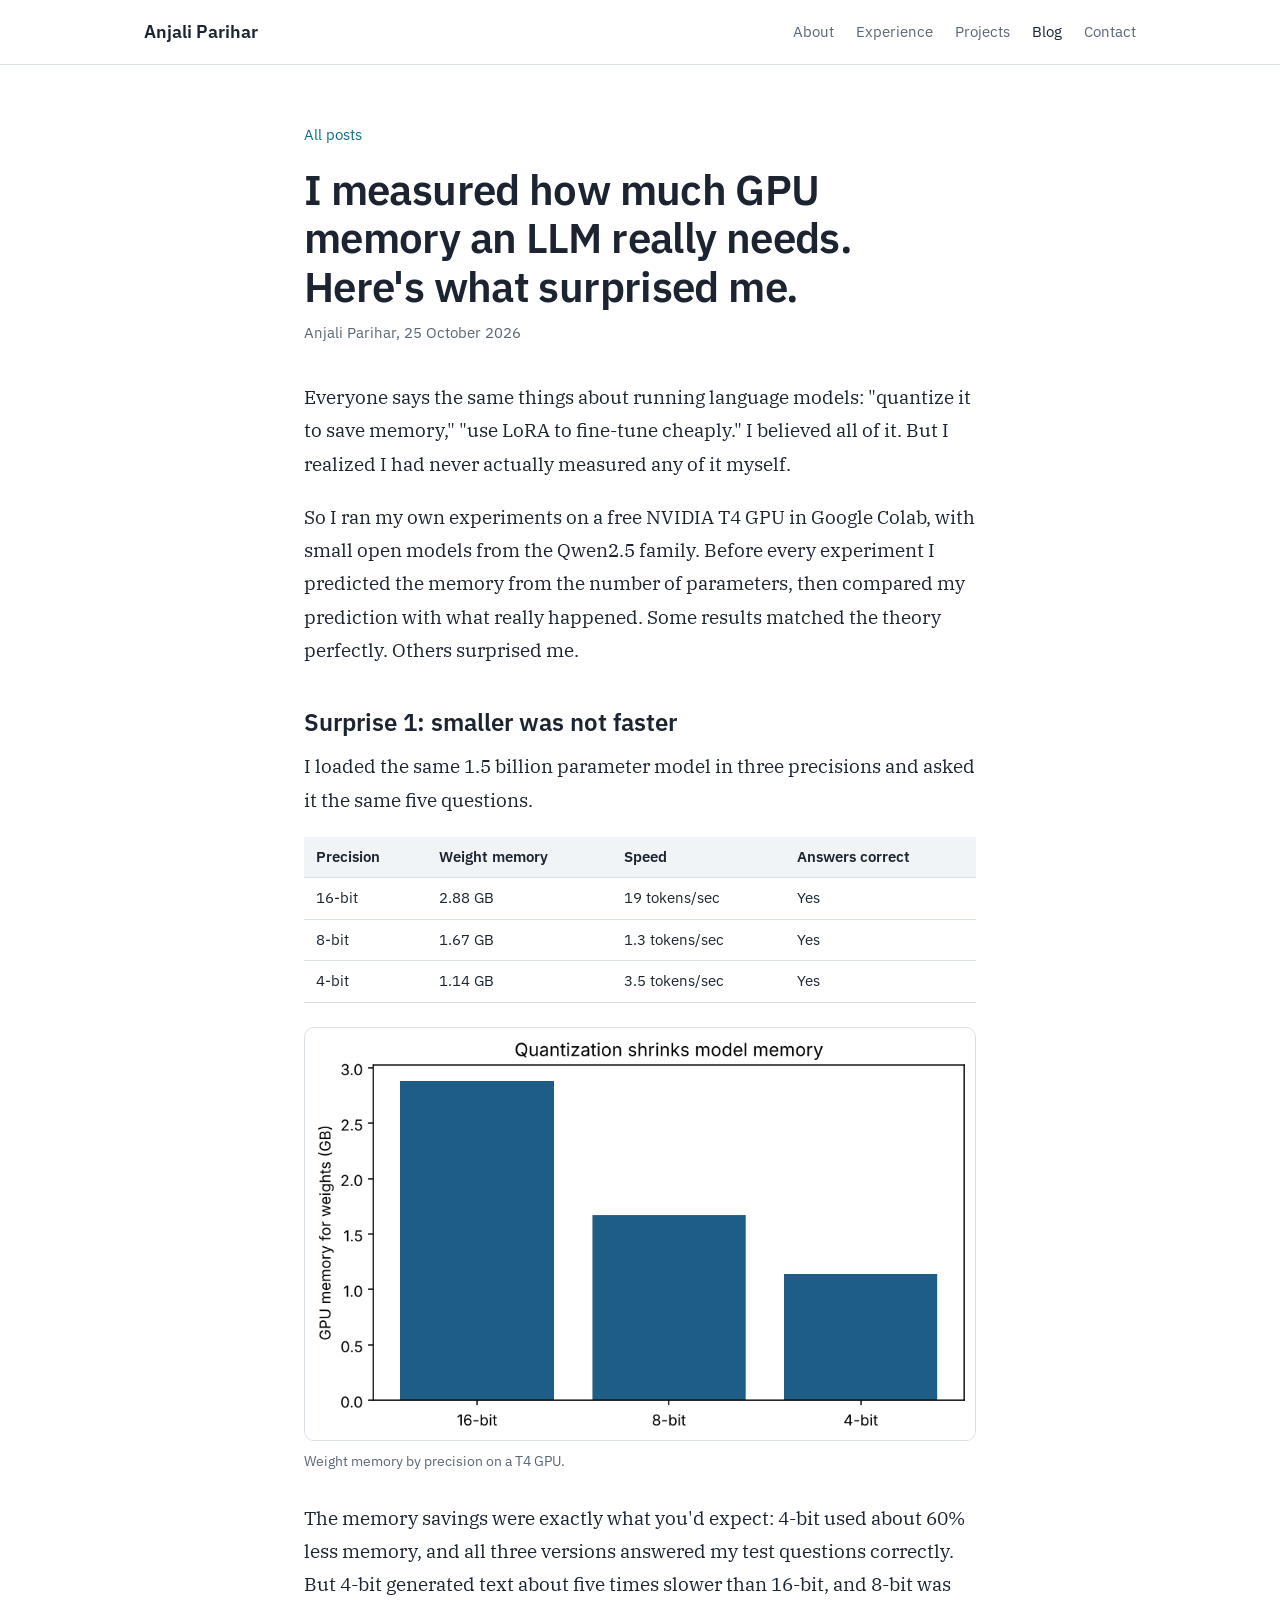
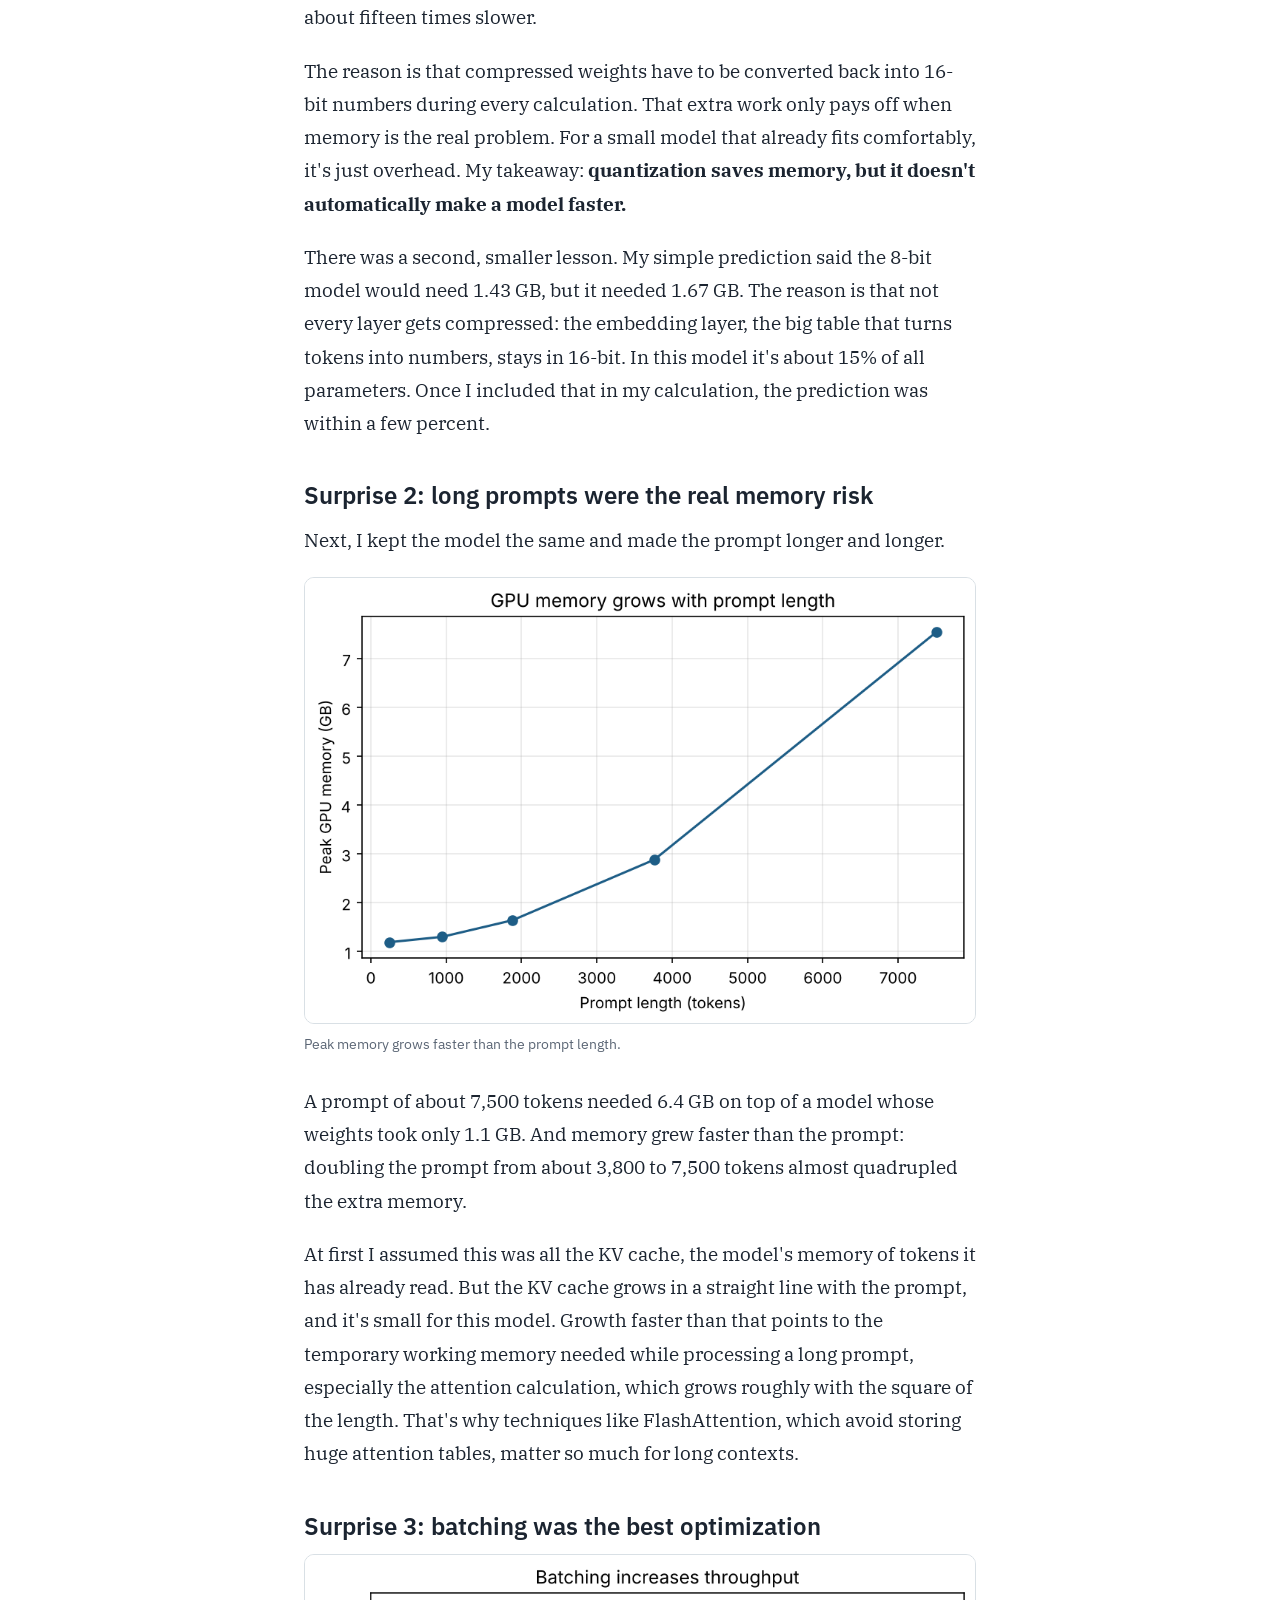
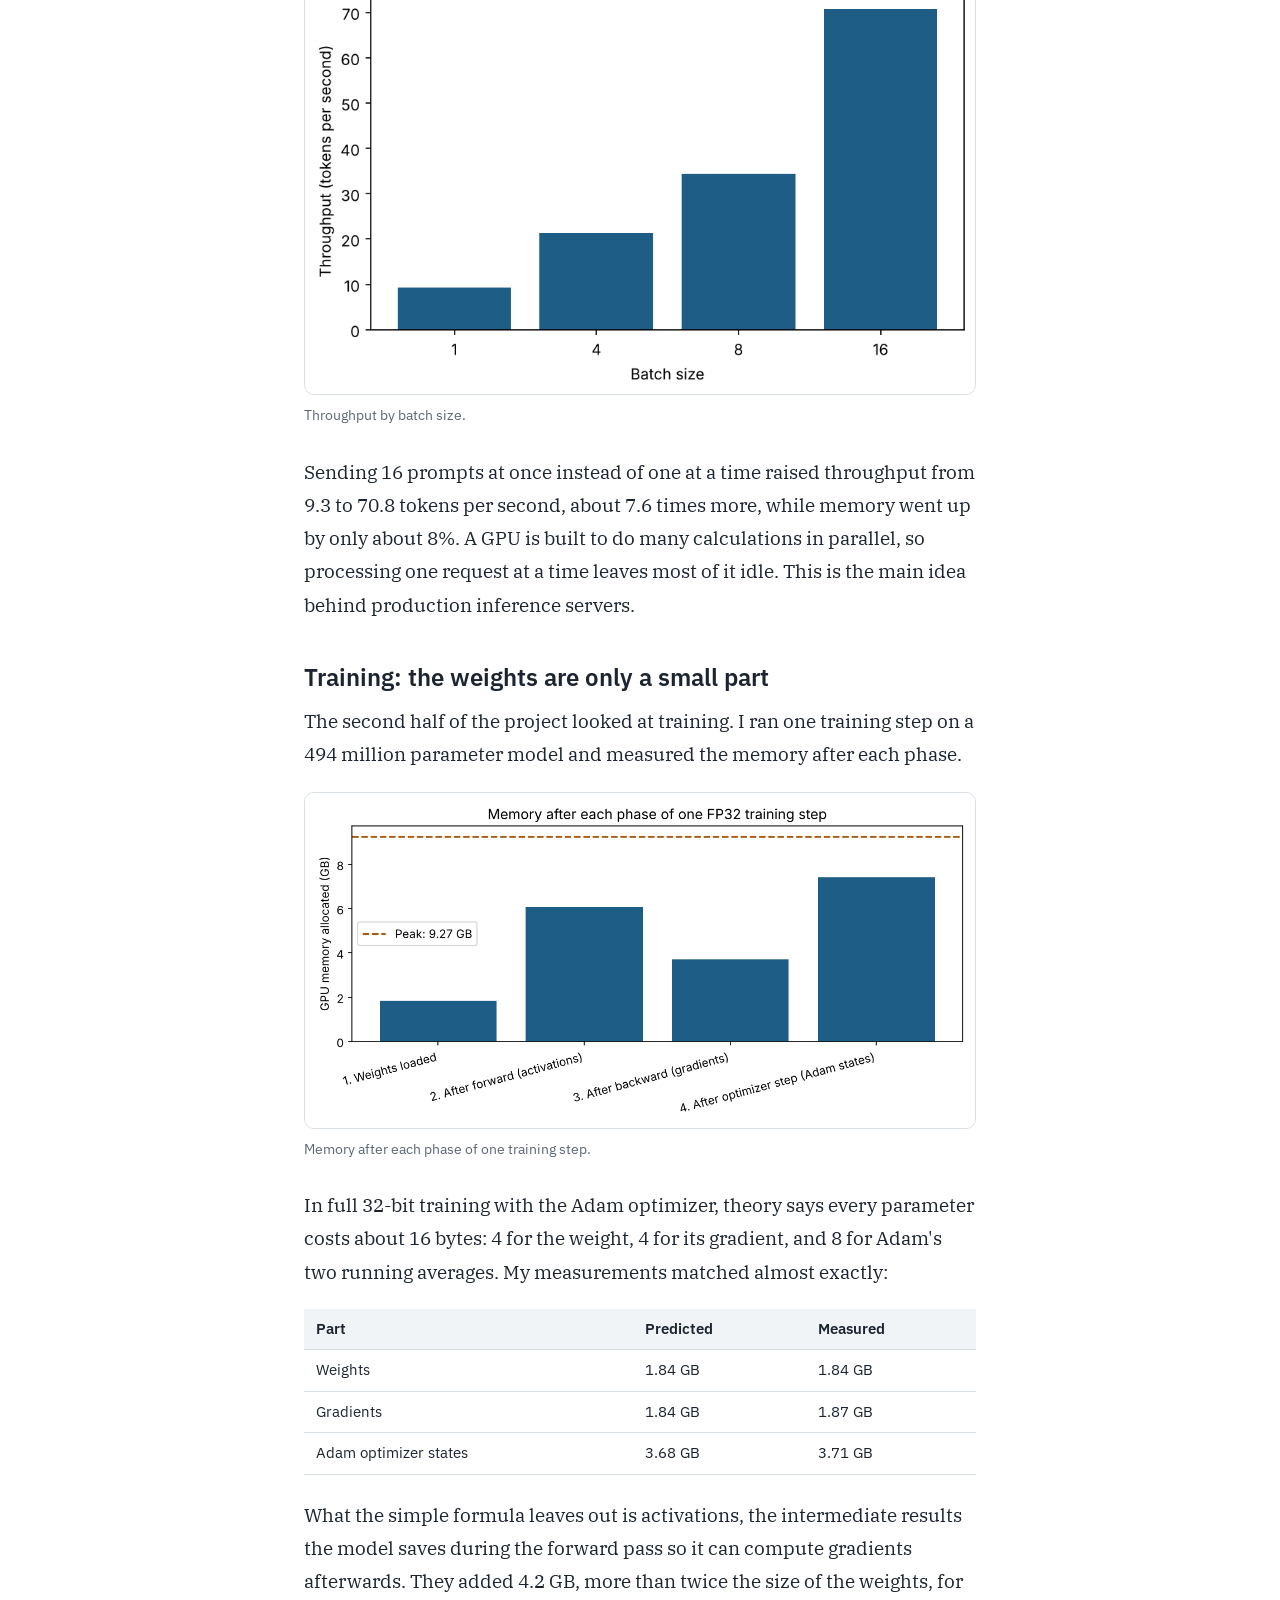
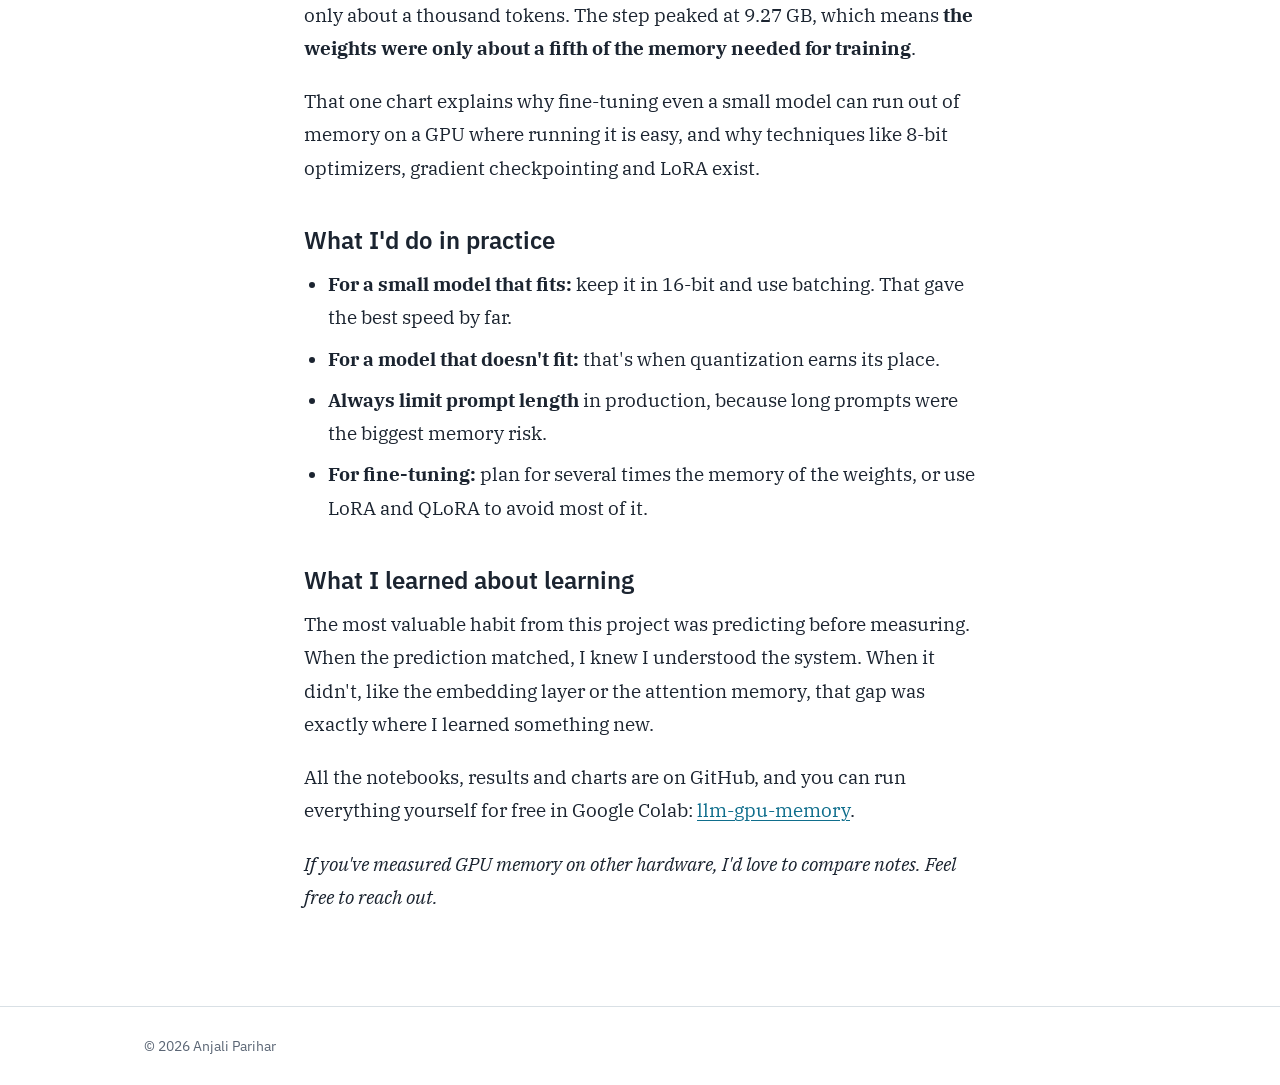
<file: blog/gpu-memory-experiments.html>
<!DOCTYPE html>
<html lang="en">
<head>
  <meta charset="utf-8">
  <meta name="viewport" content="width=device-width, initial-scale=1">
  <title>I measured how much GPU memory an LLM really needs. Here's what surprised me. | Anjali Parihar</title>
  <meta name="description" content="Experiments on a free NVIDIA T4: quantization saved memory but cost speed, long prompts were the real memory risk, batching was the best optimization, and in training the weights were only a fifth of the memory.">
  <meta property="og:type" content="article">
  <meta property="og:title" content="I measured how much GPU memory an LLM really needs. Here's what surprised me.">
  <meta property="og:description" content="Experiments on a free NVIDIA T4: quantization saved memory but cost speed, long prompts were the real memory risk, batching was the best optimization, and in training the weights were only a fifth of the memory.">
  <meta name="theme-color" content="#ffffff">
  <link rel="icon" href="data:image/svg+xml,<svg xmlns='http://www.w3.org/2000/svg' viewBox='0 0 32 32'><rect width='32' height='32' rx='7' fill='%230f6e8c'/><text x='16' y='22' font-family='Arial' font-size='15' font-weight='700' fill='white' text-anchor='middle'>AP</text></svg>">
  <link rel="preconnect" href="https://fonts.googleapis.com">
  <link rel="preconnect" href="https://fonts.gstatic.com" crossorigin>
  <link href="https://fonts.googleapis.com/css2?family=IBM+Plex+Sans:wght@400;500;600&family=IBM+Plex+Serif:wght@400;600&display=swap" rel="stylesheet">
  <link rel="stylesheet" href="../styles.css">
  <style>
    .table-wrap { overflow-x: auto; margin: 0 0 24px; }
    .table-wrap table { border-collapse: collapse; width: 100%; min-width: 480px; font-family: var(--sans); font-size: 15px; line-height: 1.5; }
    .table-wrap th, .table-wrap td { text-align: left; padding: 9px 12px; border-bottom: 1px solid var(--line); }
    .table-wrap th { background: var(--surface); font-weight: 600; }
    .prose figure { margin: 8px 0 28px; }
    .prose figure img { margin: 0; border: 1px solid var(--line); }
    .prose figcaption { font-family: var(--sans); font-size: 14px; color: var(--muted); margin-top: 8px; }
  </style>
</head>
<body>

<header class="site-header">
  <div class="wrap">
    <a class="brand" href="../index.html">Anjali Parihar</a>
    <button class="menu-btn" aria-expanded="false" aria-controls="site-nav">Menu</button>
    <nav class="nav" id="site-nav" aria-label="Main">
      <a href="../index.html#about">About</a>
      <a href="../index.html#experience">Experience</a>
      <a href="../index.html#projects">Projects</a>
      <a href="index.html" aria-current="page">Blog</a>
      <a href="../index.html#contact">Contact</a>
    </nav>
  </div>
</header>

<main class="article">
  <div class="wrap">
    <a class="back" href="index.html">All posts</a>

    <h1>I measured how much GPU memory an LLM really needs. Here's what surprised me.</h1>
    <p class="byline">Anjali Parihar, <time datetime="2026-10-25">25 October 2026</time></p>

    <div class="prose">
      <p>Everyone says the same things about running language models: "quantize it to save memory," "use LoRA to fine-tune cheaply." I believed all of it. But I realized I had never actually measured any of it myself.</p>
      <p>So I ran my own experiments on a free NVIDIA T4 GPU in Google Colab, with small open models from the Qwen2.5 family. Before every experiment I predicted the memory from the number of parameters, then compared my prediction with what really happened. Some results matched the theory perfectly. Others surprised me.</p>

      <h2>Surprise 1: smaller was not faster</h2>
      <p>I loaded the same 1.5 billion parameter model in three precisions and asked it the same five questions.</p>
      <div class="table-wrap"><table>
        <thead><tr><th>Precision</th><th>Weight memory</th><th>Speed</th><th>Answers correct</th></tr></thead>
        <tbody>
          <tr><td>16-bit</td><td>2.88 GB</td><td>19 tokens/sec</td><td>Yes</td></tr>
          <tr><td>8-bit</td><td>1.67 GB</td><td>1.3 tokens/sec</td><td>Yes</td></tr>
          <tr><td>4-bit</td><td>1.14 GB</td><td>3.5 tokens/sec</td><td>Yes</td></tr>
        </tbody>
      </table></div>
      <figure>
        <img src="../assets/gpu/quantization_memory.png" alt="Bar chart: weight memory of 2.88 GB in 16-bit, 1.67 GB in 8-bit and 1.14 GB in 4-bit">
        <figcaption>Weight memory by precision on a T4 GPU.</figcaption>
      </figure>
      <p>The memory savings were exactly what you'd expect: 4-bit used about 60% less memory, and all three versions answered my test questions correctly. But 4-bit generated text about five times slower than 16-bit, and 8-bit was about fifteen times slower.</p>
      <p>The reason is that compressed weights have to be converted back into 16-bit numbers during every calculation. That extra work only pays off when memory is the real problem. For a small model that already fits comfortably, it's just overhead. My takeaway: <strong>quantization saves memory, but it doesn't automatically make a model faster.</strong></p>
      <p>There was a second, smaller lesson. My simple prediction said the 8-bit model would need 1.43 GB, but it needed 1.67 GB. The reason is that not every layer gets compressed: the embedding layer, the big table that turns tokens into numbers, stays in 16-bit. In this model it's about 15% of all parameters. Once I included that in my calculation, the prediction was within a few percent.</p>

      <h2>Surprise 2: long prompts were the real memory risk</h2>
      <p>Next, I kept the model the same and made the prompt longer and longer.</p>
      <figure>
        <img src="../assets/gpu/kv_cache_growth.png" alt="Line chart: peak GPU memory rising from about 1.2 GB at 242 tokens to 7.6 GB at 7,513 tokens">
        <figcaption>Peak memory grows faster than the prompt length.</figcaption>
      </figure>
      <p>A prompt of about 7,500 tokens needed 6.4 GB on top of a model whose weights took only 1.1 GB. And memory grew faster than the prompt: doubling the prompt from about 3,800 to 7,500 tokens almost quadrupled the extra memory.</p>
      <p>At first I assumed this was all the KV cache, the model's memory of tokens it has already read. But the KV cache grows in a straight line with the prompt, and it's small for this model. Growth faster than that points to the temporary working memory needed while processing a long prompt, especially the attention calculation, which grows roughly with the square of the length. That's why techniques like FlashAttention, which avoid storing huge attention tables, matter so much for long contexts.</p>

      <h2>Surprise 3: batching was the best optimization</h2>
      <figure>
        <img src="../assets/gpu/batching_throughput.png" alt="Bar chart: throughput rising from 9.3 tokens per second at batch size 1 to 70.8 at batch size 16">
        <figcaption>Throughput by batch size.</figcaption>
      </figure>
      <p>Sending 16 prompts at once instead of one at a time raised throughput from 9.3 to 70.8 tokens per second, about 7.6 times more, while memory went up by only about 8%. A GPU is built to do many calculations in parallel, so processing one request at a time leaves most of it idle. This is the main idea behind production inference servers.</p>

      <h2>Training: the weights are only a small part</h2>
      <p>The second half of the project looked at training. I ran one training step on a 494 million parameter model and measured the memory after each phase.</p>
      <figure>
        <img src="../assets/gpu/anatomy_training_step.png" alt="Bar chart of memory after each phase of a training step, with a peak of 9.27 GB">
        <figcaption>Memory after each phase of one training step.</figcaption>
      </figure>
      <p>In full 32-bit training with the Adam optimizer, theory says every parameter costs about 16 bytes: 4 for the weight, 4 for its gradient, and 8 for Adam's two running averages. My measurements matched almost exactly:</p>
      <div class="table-wrap"><table>
        <thead><tr><th>Part</th><th>Predicted</th><th>Measured</th></tr></thead>
        <tbody>
          <tr><td>Weights</td><td>1.84 GB</td><td>1.84 GB</td></tr>
          <tr><td>Gradients</td><td>1.84 GB</td><td>1.87 GB</td></tr>
          <tr><td>Adam optimizer states</td><td>3.68 GB</td><td>3.71 GB</td></tr>
        </tbody>
      </table></div>
      <p>What the simple formula leaves out is activations, the intermediate results the model saves during the forward pass so it can compute gradients afterwards. They added 4.2 GB, more than twice the size of the weights, for only about a thousand tokens. The step peaked at 9.27 GB, which means <strong>the weights were only about a fifth of the memory needed for training</strong>.</p>
      <p>That one chart explains why fine-tuning even a small model can run out of memory on a GPU where running it is easy, and why techniques like 8-bit optimizers, gradient checkpointing and LoRA exist.</p>

      <h2>What I'd do in practice</h2>
      <ul>
        <li><strong>For a small model that fits:</strong> keep it in 16-bit and use batching. That gave the best speed by far.</li>
        <li><strong>For a model that doesn't fit:</strong> that's when quantization earns its place.</li>
        <li><strong>Always limit prompt length</strong> in production, because long prompts were the biggest memory risk.</li>
        <li><strong>For fine-tuning:</strong> plan for several times the memory of the weights, or use LoRA and QLoRA to avoid most of it.</li>
      </ul>

      <h2>What I learned about learning</h2>
      <p>The most valuable habit from this project was predicting before measuring. When the prediction matched, I knew I understood the system. When it didn't, like the embedding layer or the attention memory, that gap was exactly where I learned something new.</p>
      <p>All the notebooks, results and charts are on GitHub, and you can run everything yourself for free in Google Colab: <a href="https://github.com/anjaliparihar97/llm-gpu-memory" target="_blank" rel="noopener">llm-gpu-memory</a>.</p>
      <p><em>If you've measured GPU memory on other hardware, I'd love to compare notes. Feel free to reach out.</em></p>
    </div>
  </div>
</main>

<footer class="site-footer">
  <div class="wrap">© <span class="year"></span> Anjali Parihar</div>
</footer>

<script src="../main.js"></script>
</body>
</html>
</file>
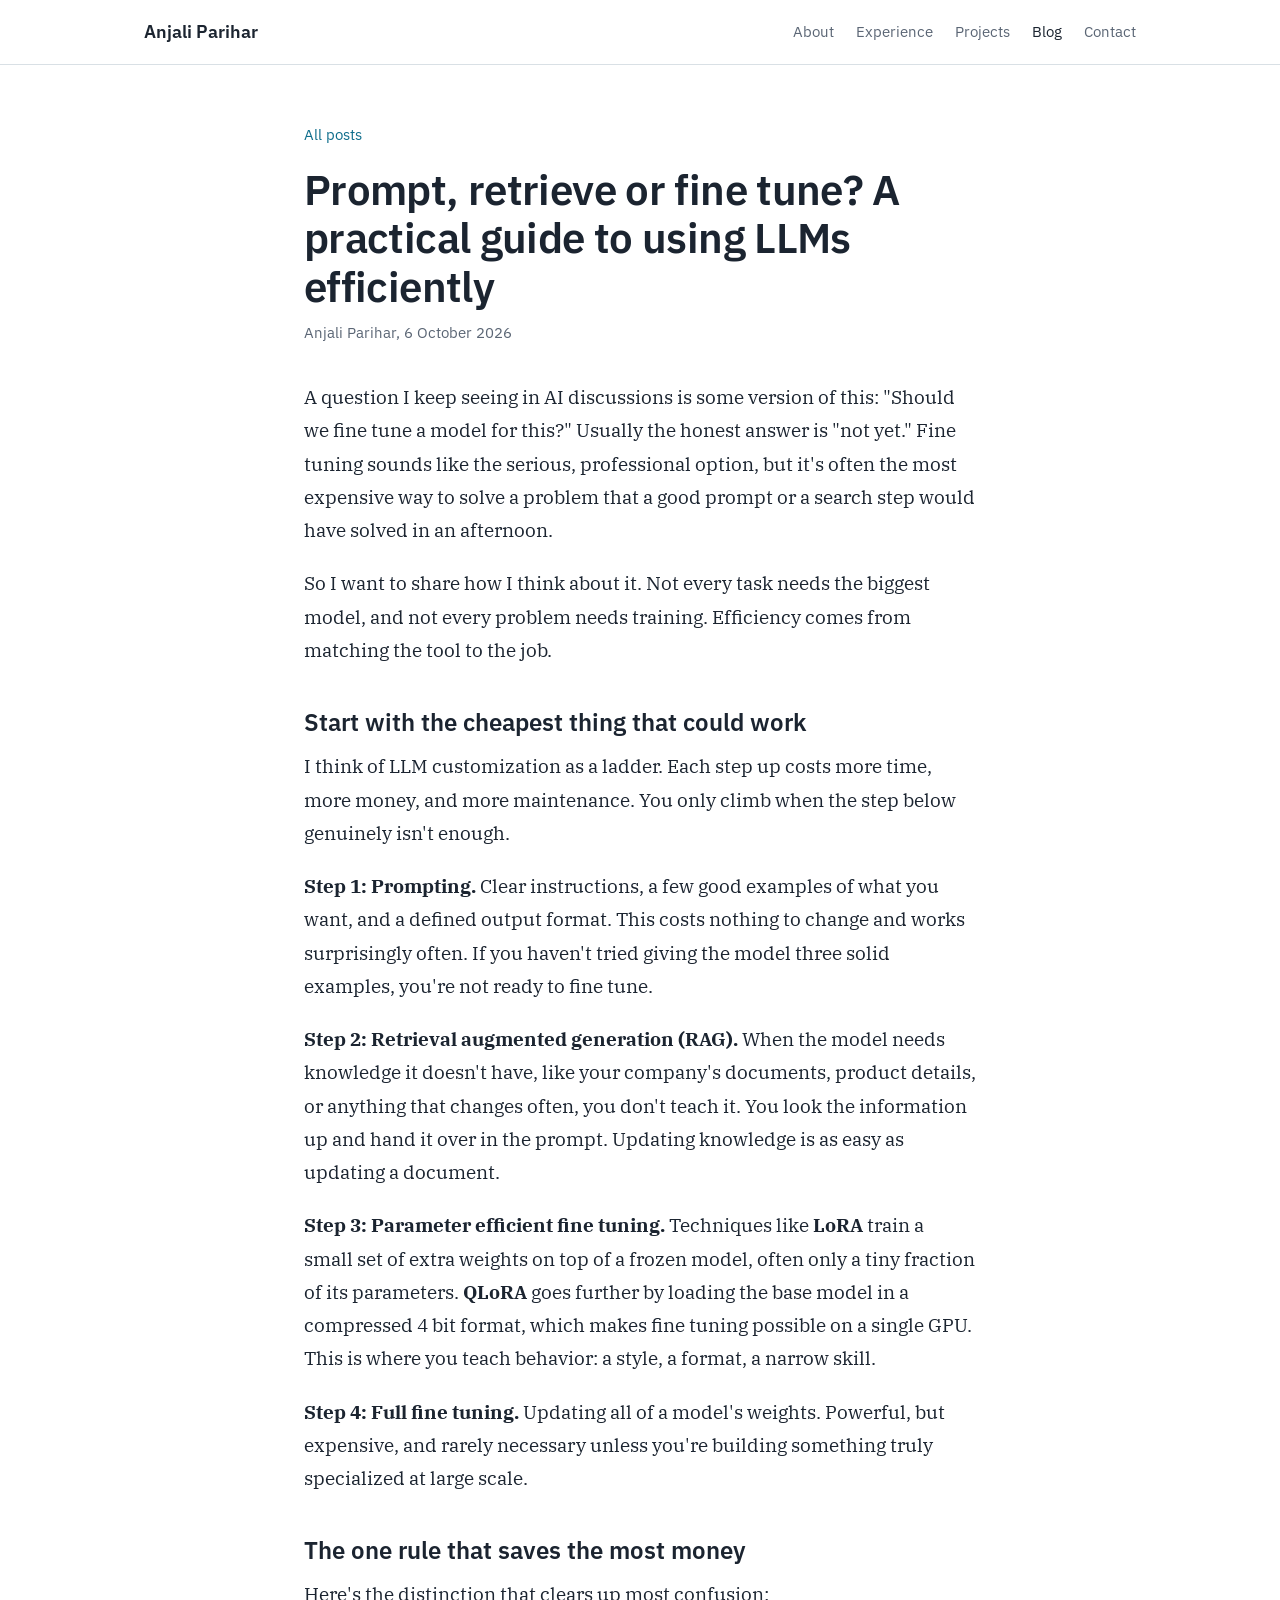
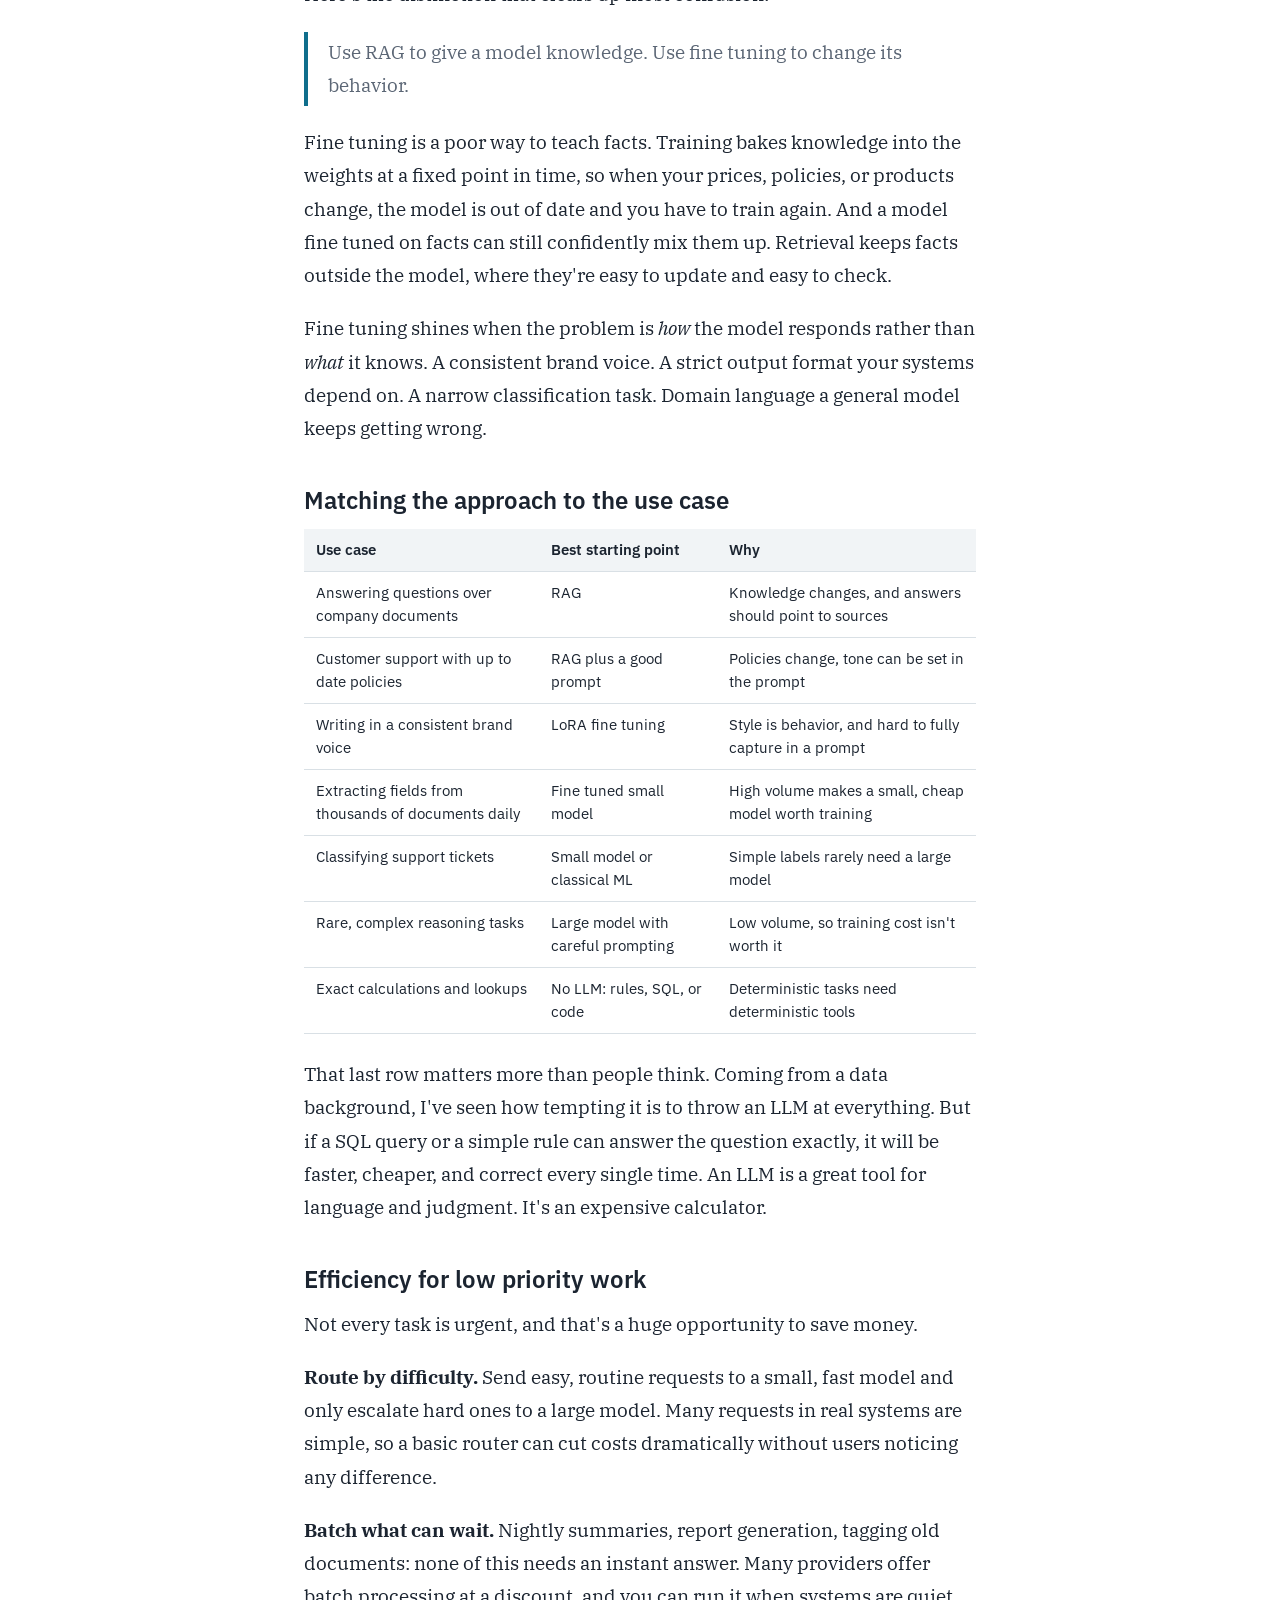
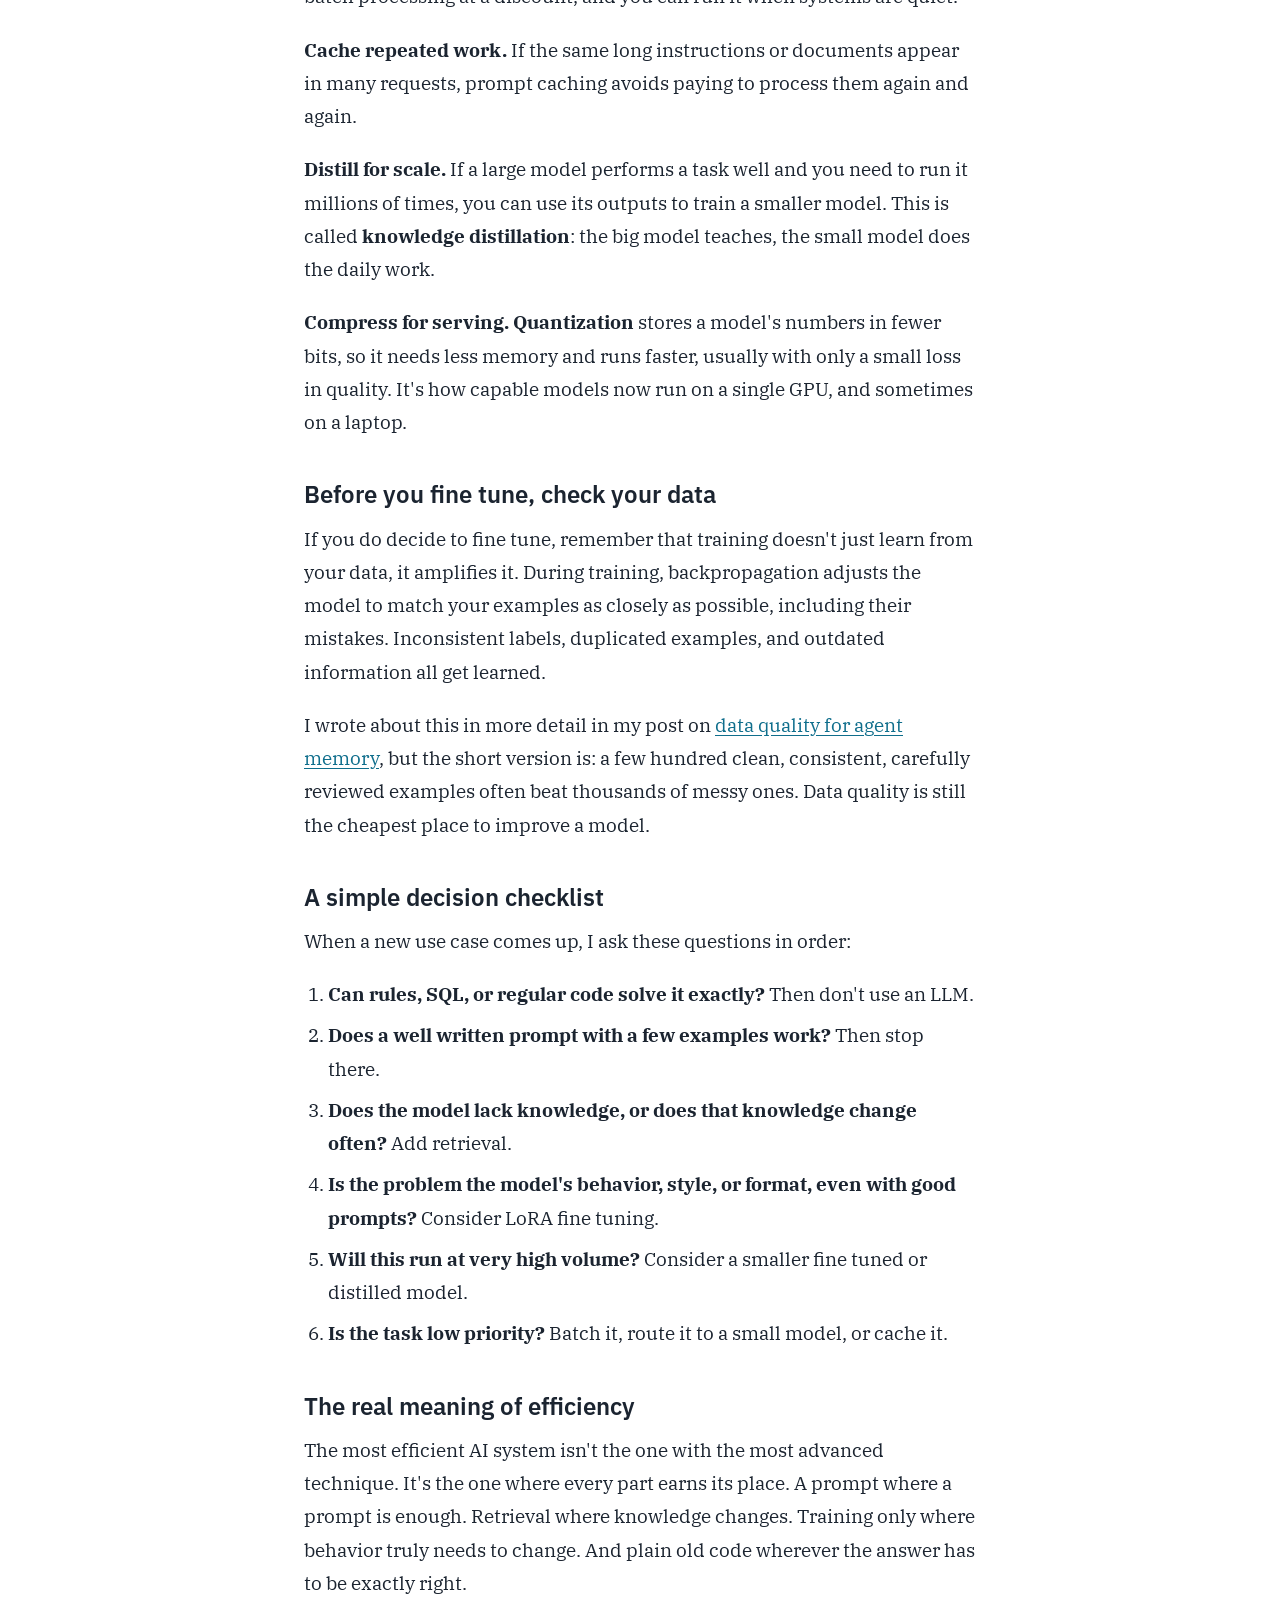
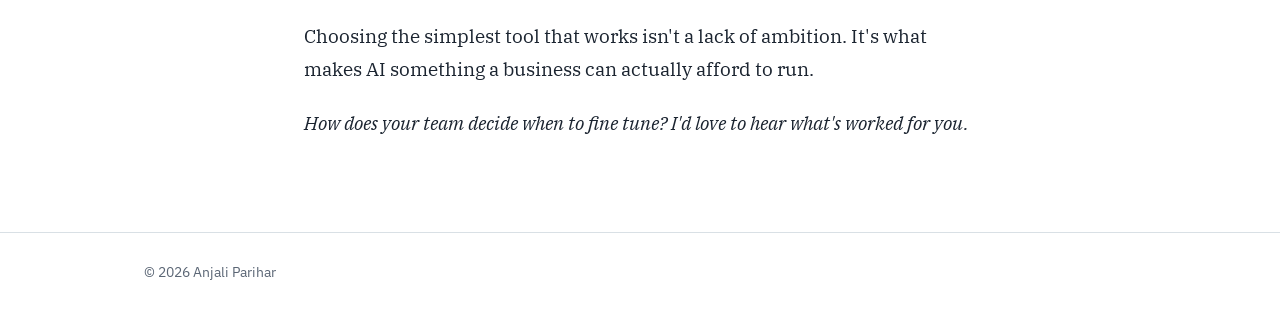
<file: blog/llm-efficiency-guide.html>
<!DOCTYPE html>
<html lang="en">
<head>
  <meta charset="utf-8">
  <meta name="viewport" content="width=device-width, initial-scale=1">
  <title>Prompt, retrieve or fine tune? A practical guide to using LLMs efficiently | Anjali Parihar</title>
  <meta name="description" content="When to use prompting, RAG, LoRA fine tuning, small models or no LLM at all, and how to save money on low priority work.">
  <meta property="og:type" content="article">
  <meta property="og:title" content="Prompt, retrieve or fine tune? A practical guide to using LLMs efficiently">
  <meta property="og:description" content="When to use prompting, RAG, LoRA fine tuning, small models or no LLM at all, and how to save money on low priority work.">
  <meta name="theme-color" content="#ffffff">
  <link rel="icon" href="data:image/svg+xml,<svg xmlns='http://www.w3.org/2000/svg' viewBox='0 0 32 32'><rect width='32' height='32' rx='7' fill='%230f6e8c'/><text x='16' y='22' font-family='Arial' font-size='15' font-weight='700' fill='white' text-anchor='middle'>AP</text></svg>">
  <link rel="preconnect" href="https://fonts.googleapis.com">
  <link rel="preconnect" href="https://fonts.gstatic.com" crossorigin>
  <link href="https://fonts.googleapis.com/css2?family=IBM+Plex+Sans:wght@400;500;600&family=IBM+Plex+Serif:wght@400;600&display=swap" rel="stylesheet">
  <link rel="stylesheet" href="../styles.css">
  <style>
    .table-wrap { overflow-x: auto; margin: 0 0 24px; }
    .table-wrap table { border-collapse: collapse; width: 100%; min-width: 560px; font-family: var(--sans); font-size: 15px; line-height: 1.5; }
    .table-wrap th, .table-wrap td { text-align: left; vertical-align: top; padding: 10px 12px; border-bottom: 1px solid var(--line); }
    .table-wrap th { background: var(--surface); font-weight: 600; }
  </style>
</head>
<body>

<header class="site-header">
  <div class="wrap">
    <a class="brand" href="../index.html">Anjali Parihar</a>
    <button class="menu-btn" aria-expanded="false" aria-controls="site-nav">Menu</button>
    <nav class="nav" id="site-nav" aria-label="Main">
      <a href="../index.html#about">About</a>
      <a href="../index.html#experience">Experience</a>
      <a href="../index.html#projects">Projects</a>
      <a href="index.html" aria-current="page">Blog</a>
      <a href="../index.html#contact">Contact</a>
    </nav>
  </div>
</header>

<main class="article">
  <div class="wrap">
    <a class="back" href="index.html">All posts</a>

    <h1>Prompt, retrieve or fine tune? A practical guide to using LLMs efficiently</h1>
    <p class="byline">Anjali Parihar, <time datetime="2026-10-06">6 October 2026</time></p>

    <div class="prose">
      <p>A question I keep seeing in AI discussions is some version of this: "Should we fine tune a model for this?" Usually the honest answer is "not yet." Fine tuning sounds like the serious, professional option, but it's often the most expensive way to solve a problem that a good prompt or a search step would have solved in an afternoon.</p>
      <p>So I want to share how I think about it. Not every task needs the biggest model, and not every problem needs training. Efficiency comes from matching the tool to the job.</p>

      <h2>Start with the cheapest thing that could work</h2>
      <p>I think of LLM customization as a ladder. Each step up costs more time, more money, and more maintenance. You only climb when the step below genuinely isn't enough.</p>
      <p><strong>Step 1: Prompting.</strong> Clear instructions, a few good examples of what you want, and a defined output format. This costs nothing to change and works surprisingly often. If you haven't tried giving the model three solid examples, you're not ready to fine tune.</p>
      <p><strong>Step 2: Retrieval augmented generation (RAG).</strong> When the model needs knowledge it doesn't have, like your company's documents, product details, or anything that changes often, you don't teach it. You look the information up and hand it over in the prompt. Updating knowledge is as easy as updating a document.</p>
      <p><strong>Step 3: Parameter efficient fine tuning.</strong> Techniques like <strong>LoRA</strong> train a small set of extra weights on top of a frozen model, often only a tiny fraction of its parameters. <strong>QLoRA</strong> goes further by loading the base model in a compressed 4 bit format, which makes fine tuning possible on a single GPU. This is where you teach behavior: a style, a format, a narrow skill.</p>
      <p><strong>Step 4: Full fine tuning.</strong> Updating all of a model's weights. Powerful, but expensive, and rarely necessary unless you're building something truly specialized at large scale.</p>

      <h2>The one rule that saves the most money</h2>
      <p>Here's the distinction that clears up most confusion:</p>
      <blockquote>Use RAG to give a model knowledge. Use fine tuning to change its behavior.</blockquote>
      <p>Fine tuning is a poor way to teach facts. Training bakes knowledge into the weights at a fixed point in time, so when your prices, policies, or products change, the model is out of date and you have to train again. And a model fine tuned on facts can still confidently mix them up. Retrieval keeps facts outside the model, where they're easy to update and easy to check.</p>
      <p>Fine tuning shines when the problem is <em>how</em> the model responds rather than <em>what</em> it knows. A consistent brand voice. A strict output format your systems depend on. A narrow classification task. Domain language a general model keeps getting wrong.</p>

      <h2>Matching the approach to the use case</h2>
      <div class="table-wrap"><table>
        <thead><tr><th>Use case</th><th>Best starting point</th><th>Why</th></tr></thead>
        <tbody>
          <tr><td>Answering questions over company documents</td><td>RAG</td><td>Knowledge changes, and answers should point to sources</td></tr>
          <tr><td>Customer support with up to date policies</td><td>RAG plus a good prompt</td><td>Policies change, tone can be set in the prompt</td></tr>
          <tr><td>Writing in a consistent brand voice</td><td>LoRA fine tuning</td><td>Style is behavior, and hard to fully capture in a prompt</td></tr>
          <tr><td>Extracting fields from thousands of documents daily</td><td>Fine tuned small model</td><td>High volume makes a small, cheap model worth training</td></tr>
          <tr><td>Classifying support tickets</td><td>Small model or classical ML</td><td>Simple labels rarely need a large model</td></tr>
          <tr><td>Rare, complex reasoning tasks</td><td>Large model with careful prompting</td><td>Low volume, so training cost isn't worth it</td></tr>
          <tr><td>Exact calculations and lookups</td><td>No LLM: rules, SQL, or code</td><td>Deterministic tasks need deterministic tools</td></tr>
        </tbody>
      </table></div>
      <p>That last row matters more than people think. Coming from a data background, I've seen how tempting it is to throw an LLM at everything. But if a SQL query or a simple rule can answer the question exactly, it will be faster, cheaper, and correct every single time. An LLM is a great tool for language and judgment. It's an expensive calculator.</p>

      <h2>Efficiency for low priority work</h2>
      <p>Not every task is urgent, and that's a huge opportunity to save money.</p>
      <p><strong>Route by difficulty.</strong> Send easy, routine requests to a small, fast model and only escalate hard ones to a large model. Many requests in real systems are simple, so a basic router can cut costs dramatically without users noticing any difference.</p>
      <p><strong>Batch what can wait.</strong> Nightly summaries, report generation, tagging old documents: none of this needs an instant answer. Many providers offer batch processing at a discount, and you can run it when systems are quiet.</p>
      <p><strong>Cache repeated work.</strong> If the same long instructions or documents appear in many requests, prompt caching avoids paying to process them again and again.</p>
      <p><strong>Distill for scale.</strong> If a large model performs a task well and you need to run it millions of times, you can use its outputs to train a smaller model. This is called <strong>knowledge distillation</strong>: the big model teaches, the small model does the daily work.</p>
      <p><strong>Compress for serving.</strong> <strong>Quantization</strong> stores a model's numbers in fewer bits, so it needs less memory and runs faster, usually with only a small loss in quality. It's how capable models now run on a single GPU, and sometimes on a laptop.</p>

      <h2>Before you fine tune, check your data</h2>
      <p>If you do decide to fine tune, remember that training doesn't just learn from your data, it amplifies it. During training, backpropagation adjusts the model to match your examples as closely as possible, including their mistakes. Inconsistent labels, duplicated examples, and outdated information all get learned.</p>
      <p>I wrote about this in more detail in my post on <a href="agent-memory-data-quality.html">data quality for agent memory</a>, but the short version is: a few hundred clean, consistent, carefully reviewed examples often beat thousands of messy ones. Data quality is still the cheapest place to improve a model.</p>

      <h2>A simple decision checklist</h2>
      <p>When a new use case comes up, I ask these questions in order:</p>
      <ol>
        <li><strong>Can rules, SQL, or regular code solve it exactly?</strong> Then don't use an LLM.</li>
        <li><strong>Does a well written prompt with a few examples work?</strong> Then stop there.</li>
        <li><strong>Does the model lack knowledge, or does that knowledge change often?</strong> Add retrieval.</li>
        <li><strong>Is the problem the model's behavior, style, or format, even with good prompts?</strong> Consider LoRA fine tuning.</li>
        <li><strong>Will this run at very high volume?</strong> Consider a smaller fine tuned or distilled model.</li>
        <li><strong>Is the task low priority?</strong> Batch it, route it to a small model, or cache it.</li>
      </ol>

      <h2>The real meaning of efficiency</h2>
      <p>The most efficient AI system isn't the one with the most advanced technique. It's the one where every part earns its place. A prompt where a prompt is enough. Retrieval where knowledge changes. Training only where behavior truly needs to change. And plain old code wherever the answer has to be exactly right.</p>
      <p>Choosing the simplest tool that works isn't a lack of ambition. It's what makes AI something a business can actually afford to run.</p>
      <p><em>How does your team decide when to fine tune? I'd love to hear what's worked for you.</em></p>
    </div>
  </div>
</main>

<footer class="site-footer">
  <div class="wrap">© <span class="year"></span> Anjali Parihar</div>
</footer>

<script src="../main.js"></script>
</body>
</html>
</file>
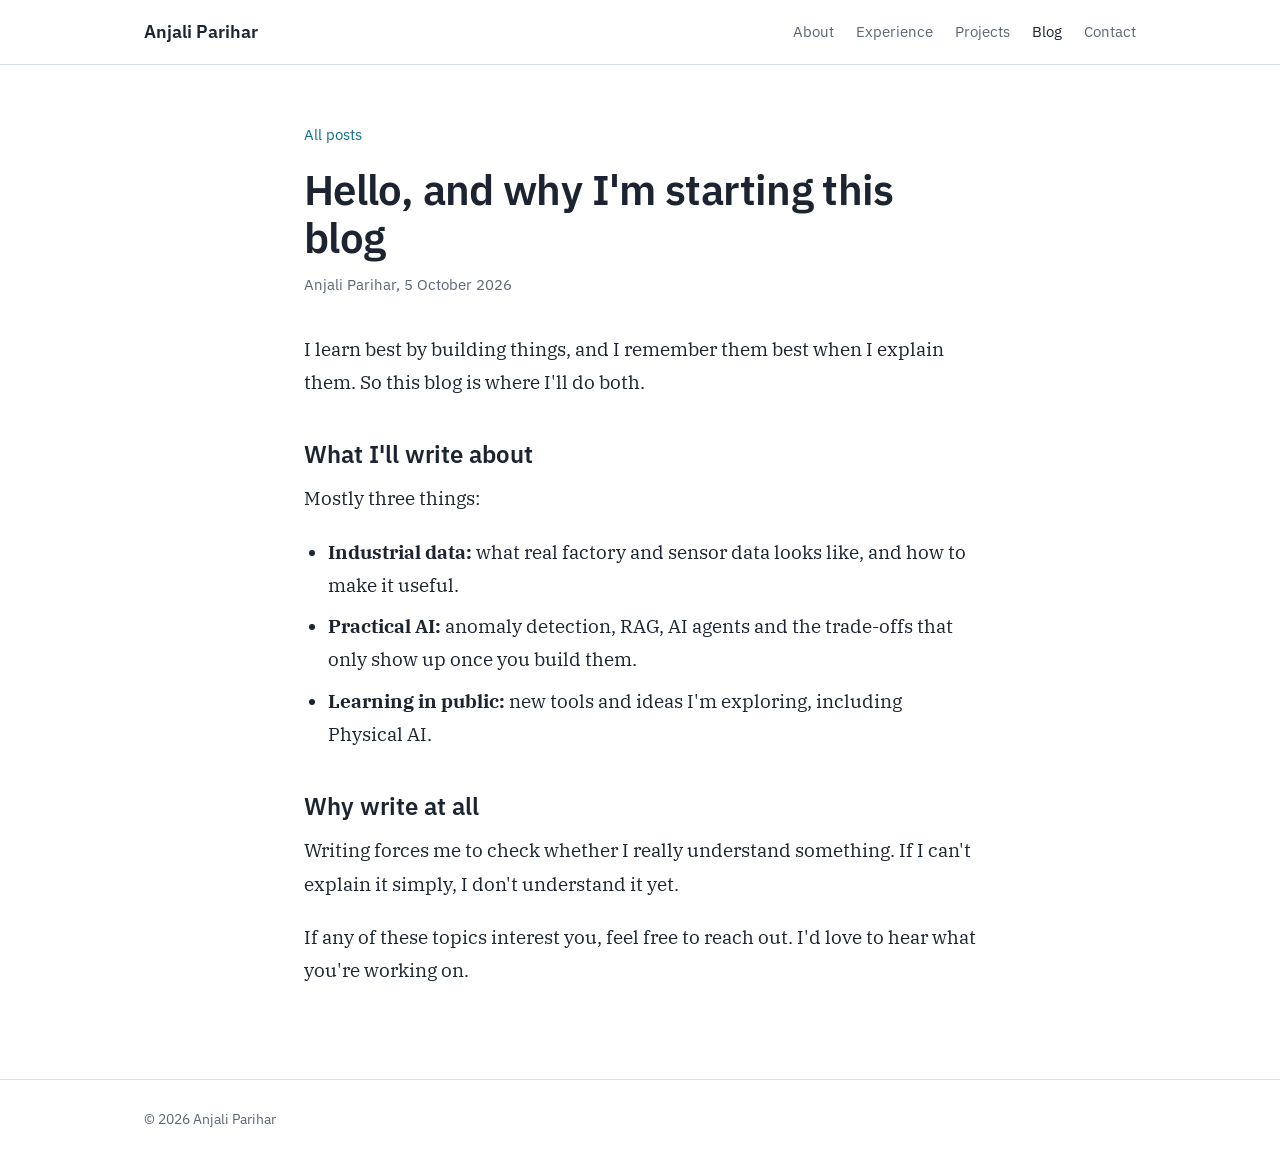
<file: blog/welcome.html>
<!DOCTYPE html>
<html lang="en">
<head>
  <meta charset="utf-8">
  <meta name="viewport" content="width=device-width, initial-scale=1">
  <!-- 1. Change the title and description -->
  <title>Hello, and why I'm starting this blog | Anjali Parihar</title>
  <meta name="description" content="What I plan to write about here: industrial data, practical AI and what I learn by building things.">
  <meta property="og:type" content="article">
  <meta property="og:title" content="Hello, and why I'm starting this blog">
  <meta property="og:description" content="What I plan to write about here: industrial data, practical AI and what I learn by building things.">
  <meta name="theme-color" content="#ffffff">
  <link rel="icon" href="data:image/svg+xml,<svg xmlns='http://www.w3.org/2000/svg' viewBox='0 0 32 32'><rect width='32' height='32' rx='7' fill='%230f6e8c'/><text x='16' y='22' font-family='Arial' font-size='15' font-weight='700' fill='white' text-anchor='middle'>AP</text></svg>">
  <link rel="preconnect" href="https://fonts.googleapis.com">
  <link rel="preconnect" href="https://fonts.gstatic.com" crossorigin>
  <link href="https://fonts.googleapis.com/css2?family=IBM+Plex+Sans:wght@400;500;600&family=IBM+Plex+Serif:wght@400;600&display=swap" rel="stylesheet">
  <link rel="stylesheet" href="../styles.css">
</head>
<body>

<header class="site-header">
  <div class="wrap">
    <a class="brand" href="../index.html">Anjali Parihar</a>
    <button class="menu-btn" aria-expanded="false" aria-controls="site-nav">Menu</button>
    <nav class="nav" id="site-nav" aria-label="Main">
      <a href="../index.html#about">About</a>
      <a href="../index.html#experience">Experience</a>
      <a href="../index.html#projects">Projects</a>
      <a href="index.html" aria-current="page">Blog</a>
      <a href="../index.html#contact">Contact</a>
    </nav>
  </div>
</header>

<main class="article">
  <div class="wrap">
    <a class="back" href="index.html">All posts</a>

    <h1>Hello, and why I'm starting this blog</h1>
    <p class="byline">Anjali Parihar, <time datetime="2026-10-05">5 October 2026</time></p>

    <div class="prose">
      <p>I learn best by building things, and I remember them best when I explain them. So this blog is where I'll do both.</p>

      <h2>What I'll write about</h2>
      <p>Mostly three things:</p>
      <ul>
        <li><strong>Industrial data:</strong> what real factory and sensor data looks like, and how to make it useful.</li>
        <li><strong>Practical AI:</strong> anomaly detection, RAG, AI agents and the trade-offs that only show up once you build them.</li>
        <li><strong>Learning in public:</strong> new tools and ideas I'm exploring, including Physical AI.</li>
      </ul>

      <h2>Why write at all</h2>
      <p>Writing forces me to check whether I really understand something. If I can't explain it simply, I don't understand it yet.</p>
      <p>If any of these topics interest you, feel free to reach out. I'd love to hear what you're working on.</p>
    </div>
  </div>
</main>

<footer class="site-footer">
  <div class="wrap">© <span class="year"></span> Anjali Parihar</div>
</footer>

<script src="../main.js"></script>
</body>
</html>
</file>
<file: styles.css>
/* ===== Design tokens (light theme) ===== */
:root {
  --paper: #ffffff;
  --surface: #f1f4f6;
  --line: #d9e0e5;
  --ink: #1b2430;
  --muted: #5b6675;
  --accent: #0f6e8c;        /* instrument blue */
  --accent-soft: #e3f0f4;
  --good: #2f8f5b;
  --watch: #c98a06;
  --stop: #c2412d;
  --radius: 10px;
  --max: 1040px;
  --sans: "IBM Plex Sans", "Segoe UI", system-ui, -apple-system, sans-serif;
  --serif: "IBM Plex Serif", Georgia, "Times New Roman", serif;
}

* { box-sizing: border-box; }
html { scroll-behavior: smooth; scroll-padding-top: 72px; }
body {
  margin: 0;
  background: var(--paper);
  color: var(--ink);
  font-family: var(--sans);
  font-size: 17px;
  line-height: 1.6;
}
img { max-width: 100%; display: block; }
a { color: var(--accent); text-underline-offset: 3px; }
a:hover { color: var(--ink); }
:focus-visible { outline: 3px solid var(--accent); outline-offset: 3px; border-radius: 4px; }

.wrap { max-width: var(--max); margin: 0 auto; padding: 0 24px; }

/* ===== Header ===== */
.site-header {
  position: sticky; top: 0; z-index: 10;
  background: rgba(255, 255, 255, 0.92);
  backdrop-filter: blur(8px);
  border-bottom: 1px solid var(--line);
}
.site-header .wrap { display: flex; align-items: center; justify-content: space-between; height: 64px; }
.brand { font-weight: 600; color: var(--ink); text-decoration: none; font-size: 18px; }
.nav { display: flex; gap: 22px; }
.nav a { color: var(--muted); text-decoration: none; font-size: 15px; }
.nav a:hover, .nav a[aria-current="page"] { color: var(--ink); }
.menu-btn { display: none; background: none; border: 1px solid var(--line); border-radius: 8px; padding: 6px 12px; font: inherit; font-size: 15px; color: var(--ink); cursor: pointer; }

@media (max-width: 760px) {
  .menu-btn { display: block; }
  .nav { display: none; position: absolute; top: 64px; left: 0; right: 0; flex-direction: column; gap: 0; background: var(--paper); border-bottom: 1px solid var(--line); }
  .nav.open { display: flex; }
  .nav a { padding: 14px 24px; border-top: 1px solid var(--line); }
}

/* ===== Hero ===== */
.hero { padding: 72px 0 56px; }
.hero .wrap { display: grid; grid-template-columns: 1.15fr 1fr; gap: 56px; align-items: center; }
.hero-id { display: flex; align-items: center; gap: 16px; margin-bottom: 24px; }
.hero-id img { width: 64px; height: 64px; border-radius: 50%; object-fit: cover; border: 2px solid var(--paper); box-shadow: 0 0 0 1px var(--line); }
.hero-id p { margin: 0; color: var(--muted); font-size: 15px; line-height: 1.4; }
.hero-id strong { color: var(--ink); display: block; font-size: 17px; }
.hero h1 { font-size: clamp(32px, 4vw, 44px); line-height: 1.1; letter-spacing: -0.02em; margin: 0 0 18px; font-weight: 600; text-wrap: balance; }
.hero .lead { color: var(--muted); font-size: 19px; max-width: 34em; margin: 0 0 28px; }
.actions { display: flex; flex-wrap: wrap; gap: 12px; }
.btn { display: inline-block; padding: 11px 20px; border-radius: 8px; font-weight: 500; text-decoration: none; font-size: 16px; border: 1px solid var(--accent); }
.btn-primary { background: var(--accent); color: #fff; }
.btn-primary:hover { background: #0b5870; color: #fff; }
.btn-ghost { color: var(--accent); background: transparent; }
.btn-ghost:hover { background: var(--accent-soft); color: var(--accent); }

/* Control chart */
.chart-card { margin: 0; background: var(--surface); border-radius: 14px; padding: 20px 20px 14px; }
.chart-card svg { width: 100%; height: auto; display: block; }
.chart-legend { display: flex; flex-wrap: wrap; gap: 14px; font-size: 13px; color: var(--muted); margin-top: 10px; }
.chart-legend span::before { content: ""; display: inline-block; width: 9px; height: 9px; border-radius: 50%; margin-right: 6px; vertical-align: 1px; }
.lg-good::before { background: var(--good); }
.lg-watch::before { background: var(--watch); }
.lg-stop::before { background: var(--stop); }
.trace { stroke-dasharray: 1400; stroke-dashoffset: 1400; animation: draw 2.4s ease-out 0.3s forwards; }
.flag { opacity: 0; animation: pop 0.4s ease-out forwards; }
.flag.f1 { animation-delay: 2.1s; }
.flag.f2 { animation-delay: 2.5s; }
@keyframes draw { to { stroke-dashoffset: 0; } }
@keyframes pop { to { opacity: 1; } }
@media (prefers-reduced-motion: reduce) {
  .trace { animation: none; stroke-dashoffset: 0; }
  .flag { animation: none; opacity: 1; }
  html { scroll-behavior: auto; }
}

@media (max-width: 860px) {
  .hero .wrap { grid-template-columns: 1fr; }
  .hero { padding-top: 48px; }
}

/* ===== Sections ===== */
section.block { padding: 64px 0; border-top: 1px solid var(--line); }
section.block h2 { font-size: 30px; letter-spacing: -0.01em; margin: 0 0 8px; font-weight: 600; }
.section-intro { color: var(--muted); margin: 0 0 36px; max-width: 40em; }

/* About */
.about-grid { display: grid; grid-template-columns: 1fr 280px; gap: 56px; }
.about-text p { margin: 0 0 16px; max-width: 38em; }
.facts { background: var(--surface); border-radius: var(--radius); padding: 22px; align-self: start; }
.facts dl { margin: 0; }
.facts dt { font-size: 14px; color: var(--muted); }
.facts dd { margin: 0 0 14px; font-weight: 500; }
.facts dd:last-child { margin-bottom: 0; }
@media (max-width: 760px) { .about-grid { grid-template-columns: 1fr; gap: 28px; } }

/* Experience timeline */
.timeline { list-style: none; margin: 0; padding: 0; position: relative; }
.timeline::before { content: ""; position: absolute; left: 7px; top: 8px; bottom: 8px; width: 2px; background: var(--line); }
.timeline > li { position: relative; padding-left: 40px; margin-bottom: 40px; }
.timeline > li:last-child { margin-bottom: 0; }
.timeline > li::before { content: ""; position: absolute; left: 0; top: 7px; width: 16px; height: 16px; border-radius: 50%; background: var(--paper); border: 3px solid var(--accent); }
.role-head { display: flex; flex-wrap: wrap; justify-content: space-between; gap: 4px 16px; }
.role-head h3 { margin: 0; font-size: 20px; font-weight: 600; }
.role-head .when { color: var(--muted); font-size: 15px; }
.role-sub { color: var(--muted); margin: 2px 0 12px; font-size: 15px; }
.timeline ul { margin: 0; padding-left: 20px; max-width: 46em; list-style: disc; }
.timeline ul li { margin-bottom: 6px; }

/* Projects */
.featured { display: grid; grid-template-columns: 1.2fr 1fr; gap: 40px; background: var(--surface); border-radius: 14px; padding: 32px; margin-bottom: 40px; }
.featured h3 { margin: 0 0 10px; font-size: 24px; font-weight: 600; }
.featured p { margin: 0 0 14px; }
.verdicts { display: flex; flex-direction: column; gap: 12px; justify-content: center; }
.verdict { display: flex; align-items: center; gap: 14px; background: var(--paper); border-radius: 10px; padding: 14px 16px; border-left: 5px solid; }
.verdict strong { display: block; font-size: 15px; }
.verdict span { color: var(--muted); font-size: 14px; }
.v-good { border-color: var(--good); }
.v-watch { border-color: var(--watch); }
.v-stop { border-color: var(--stop); }
@media (max-width: 860px) { .featured { grid-template-columns: 1fr; padding: 24px; } }

.project-list { list-style: none; margin: 0; padding: 0; display: grid; grid-template-columns: 1fr 1fr; gap: 0 48px; }
.project-list li { padding: 22px 0; border-top: 1px solid var(--line); }
.project-list h3 { margin: 0 0 6px; font-size: 19px; font-weight: 600; }
.project-list p { margin: 0 0 8px; color: var(--ink); }
.built { font-size: 14px; color: var(--muted); margin: 0; }
@media (max-width: 760px) { .project-list { grid-template-columns: 1fr; } }

/* Skills */
.skills { display: grid; grid-template-columns: 1fr 1fr; gap: 28px 40px; }
.skills h3 { font-size: 16px; margin: 0 0 8px; font-weight: 600; }
.skills p { margin: 0; color: var(--muted); font-size: 15px; }

/* Education */
.edu { display: grid; grid-template-columns: 1fr 1fr; gap: 32px 48px; }
.edu h3 { margin: 0; font-size: 18px; font-weight: 600; }
.edu .meta { color: var(--muted); font-size: 15px; margin: 2px 0 8px; }
.edu p { margin: 0; }
@media (max-width: 760px) { .edu { grid-template-columns: 1fr; } }

/* Writing list (home + blog index) */
.post-list { list-style: none; margin: 0; padding: 0; }
.post-list li { padding: 20px 0; border-top: 1px solid var(--line); }
.post-list li:last-child { border-bottom: 1px solid var(--line); }
.post-list a.post-title { font-size: 20px; font-weight: 600; color: var(--ink); text-decoration: none; }
.post-list a.post-title:hover { color: var(--accent); }
.post-list time { display: block; color: var(--muted); font-size: 14px; margin-bottom: 4px; }
.post-list p { margin: 6px 0 0; color: var(--muted); max-width: 44em; }
.more-link { display: inline-block; margin-top: 20px; font-weight: 500; }

/* Contact */
.contact p { max-width: 36em; }
.contact-links { display: flex; flex-wrap: wrap; gap: 12px; margin-top: 20px; }

/* Footer */
.site-footer { border-top: 1px solid var(--line); padding: 28px 0; color: var(--muted); font-size: 14px; }

/* ===== Blog article ===== */
.article { padding: 56px 0 72px; }
.article .wrap { max-width: 720px; }
.back { font-size: 15px; text-decoration: none; }
.article h1 { font-size: clamp(30px, 4vw, 42px); line-height: 1.15; letter-spacing: -0.015em; margin: 18px 0 10px; font-weight: 600; }
.article .byline { color: var(--muted); font-size: 15px; margin: 0 0 36px; }
.prose { font-family: var(--serif); font-size: 19px; line-height: 1.75; }
.prose h2 { font-family: var(--sans); font-size: 24px; margin: 40px 0 12px; font-weight: 600; line-height: 1.3; }
.prose h3 { font-family: var(--sans); font-size: 19px; margin: 28px 0 8px; font-weight: 600; }
.prose p { margin: 0 0 20px; }
.prose ul, .prose ol { margin: 0 0 20px; padding-left: 24px; }
.prose li { margin-bottom: 8px; }
.prose blockquote { margin: 0 0 20px; padding: 4px 0 4px 20px; border-left: 4px solid var(--accent); color: var(--muted); }
.prose code { font-size: 0.85em; background: var(--surface); padding: 2px 6px; border-radius: 5px; }
.prose pre { background: var(--surface); padding: 16px; border-radius: var(--radius); overflow-x: auto; font-size: 15px; line-height: 1.5; }
.prose pre code { background: none; padding: 0; }
.prose img { border-radius: var(--radius); margin: 8px 0 24px; }
@media (max-width: 760px) { .skills { grid-template-columns: 1fr; } }
</file>
